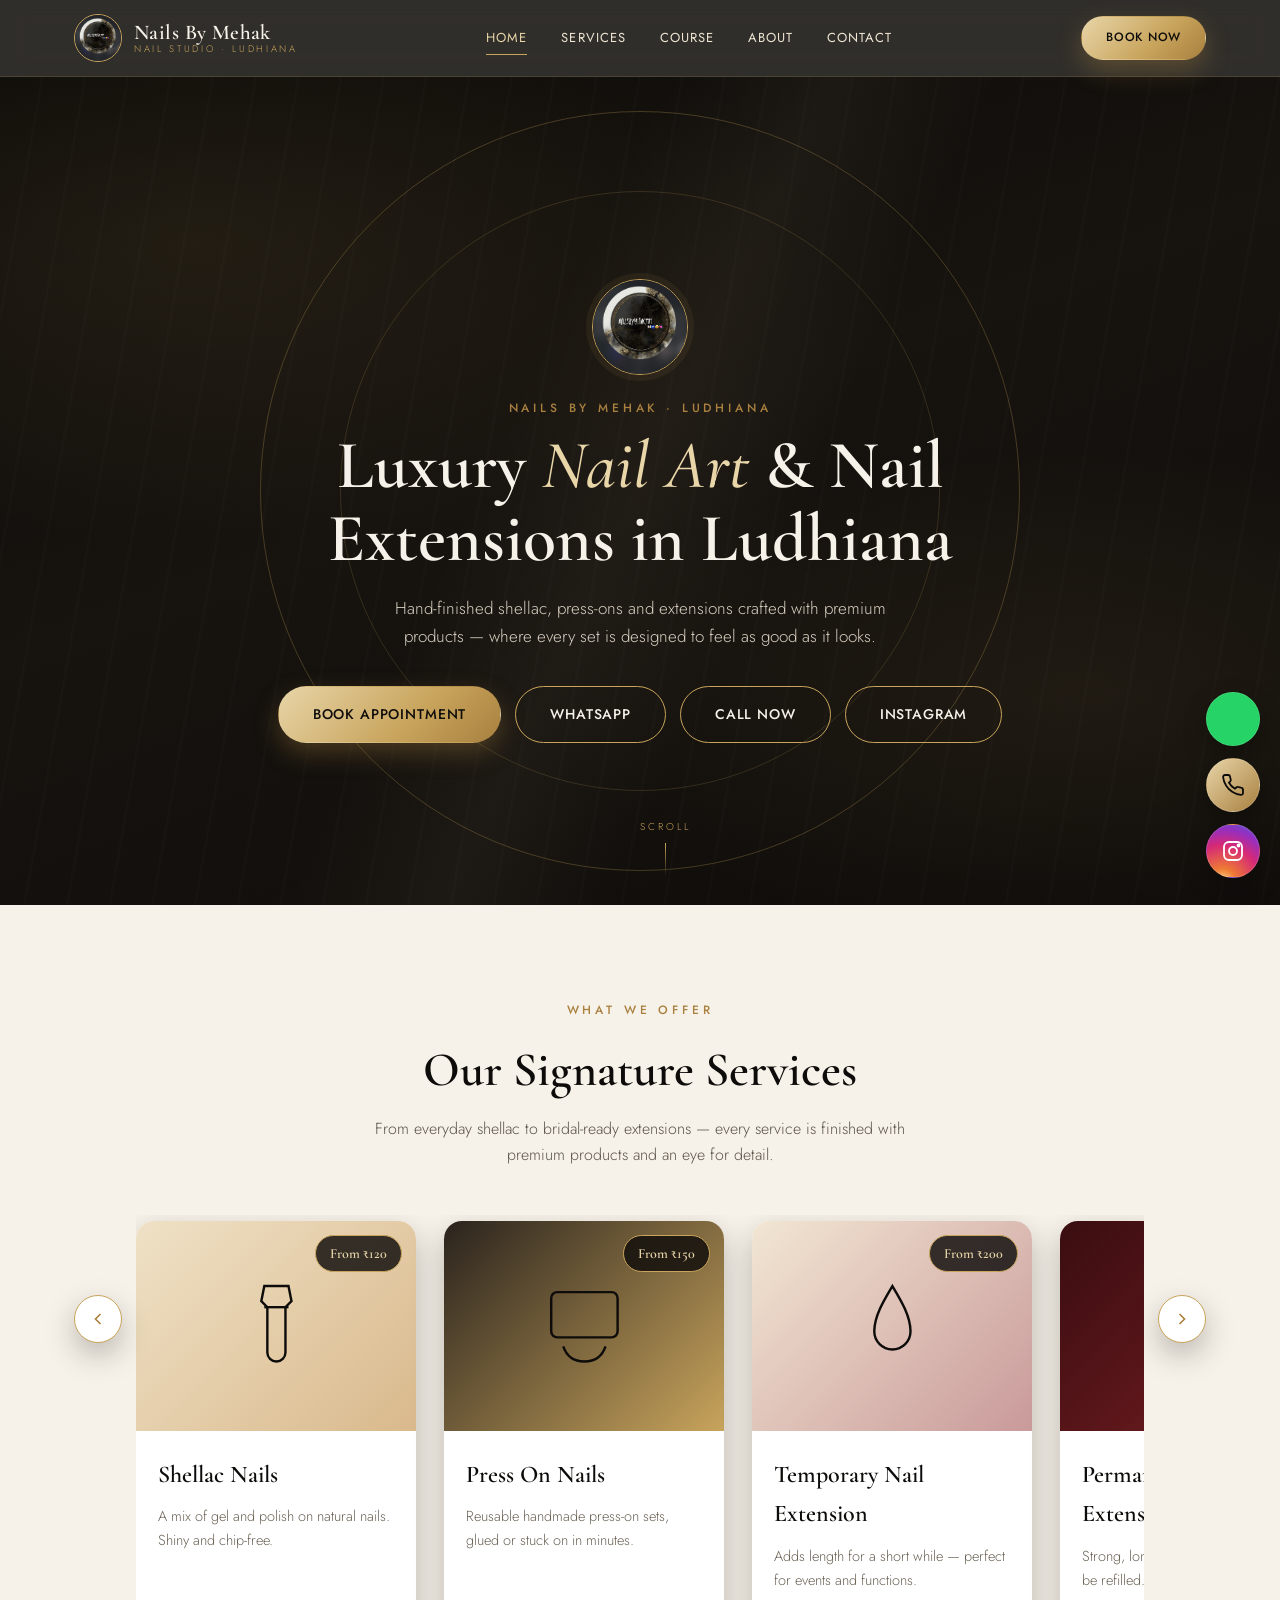
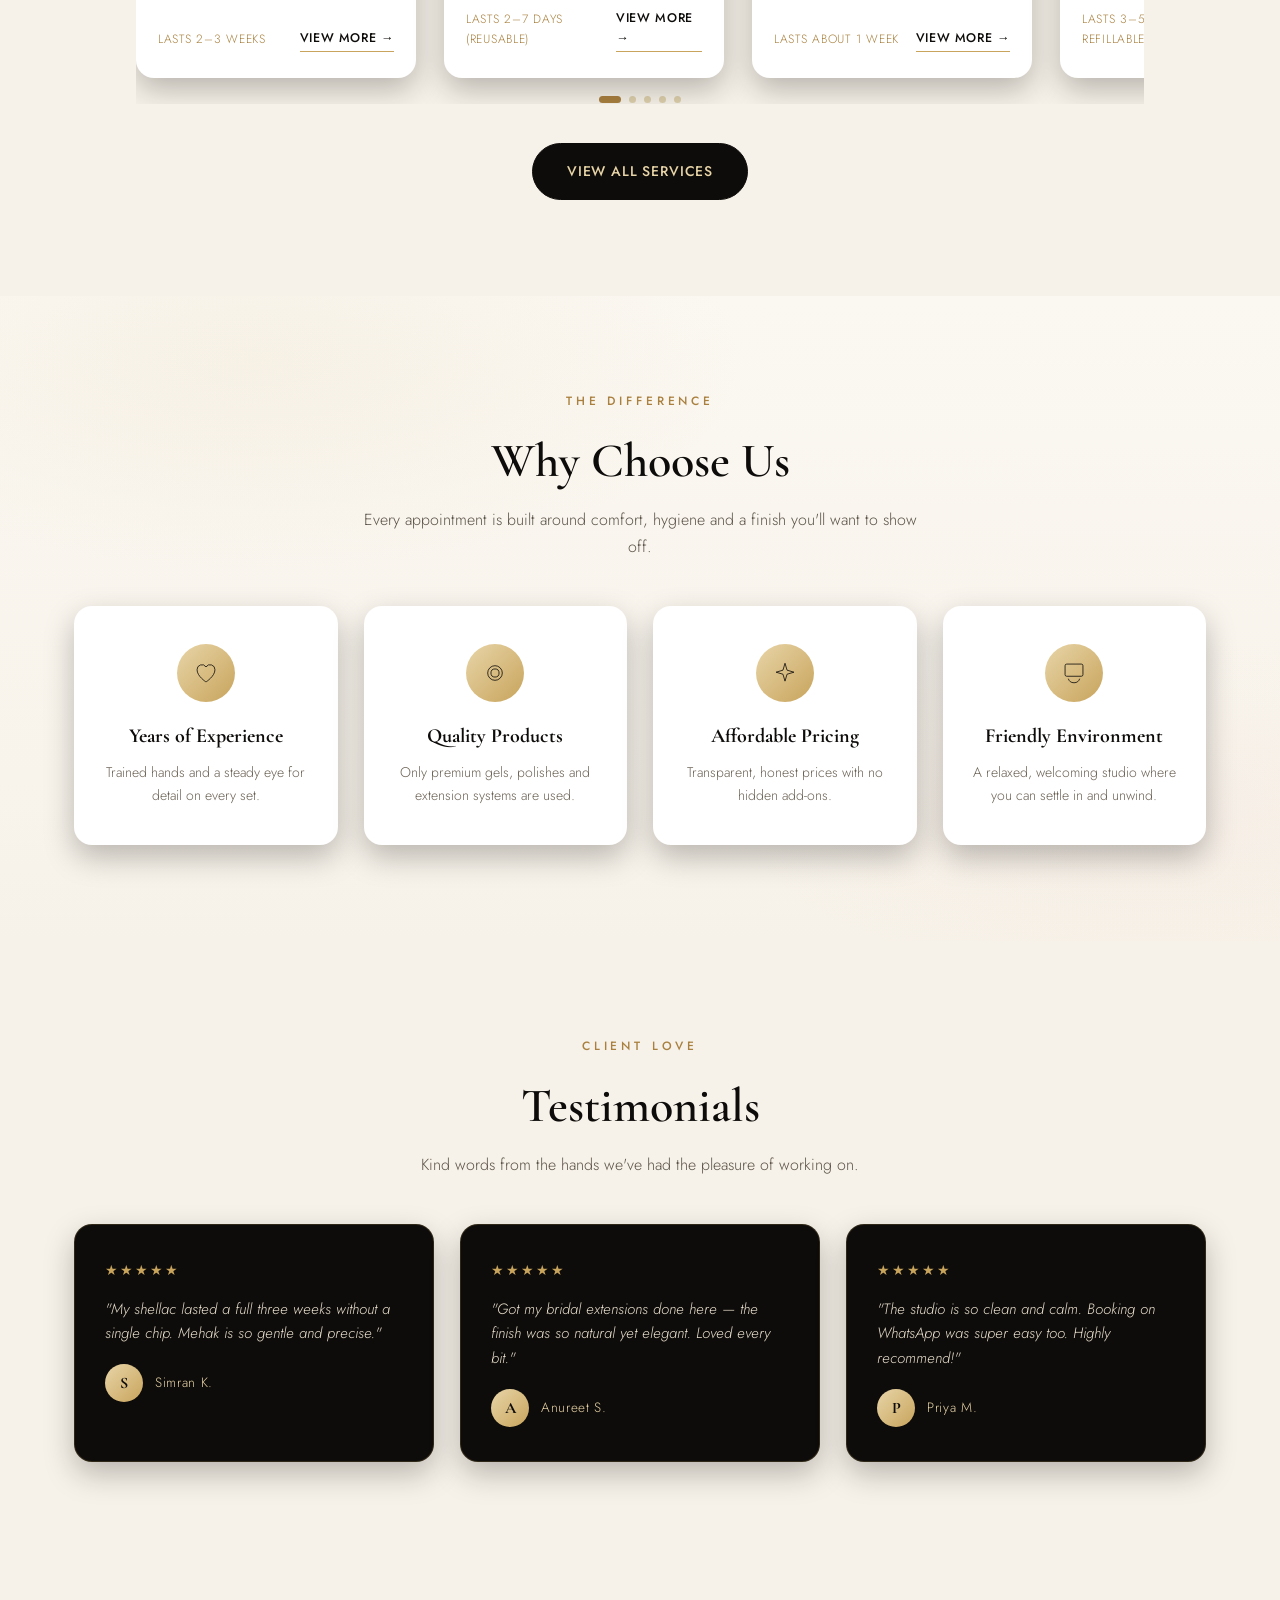
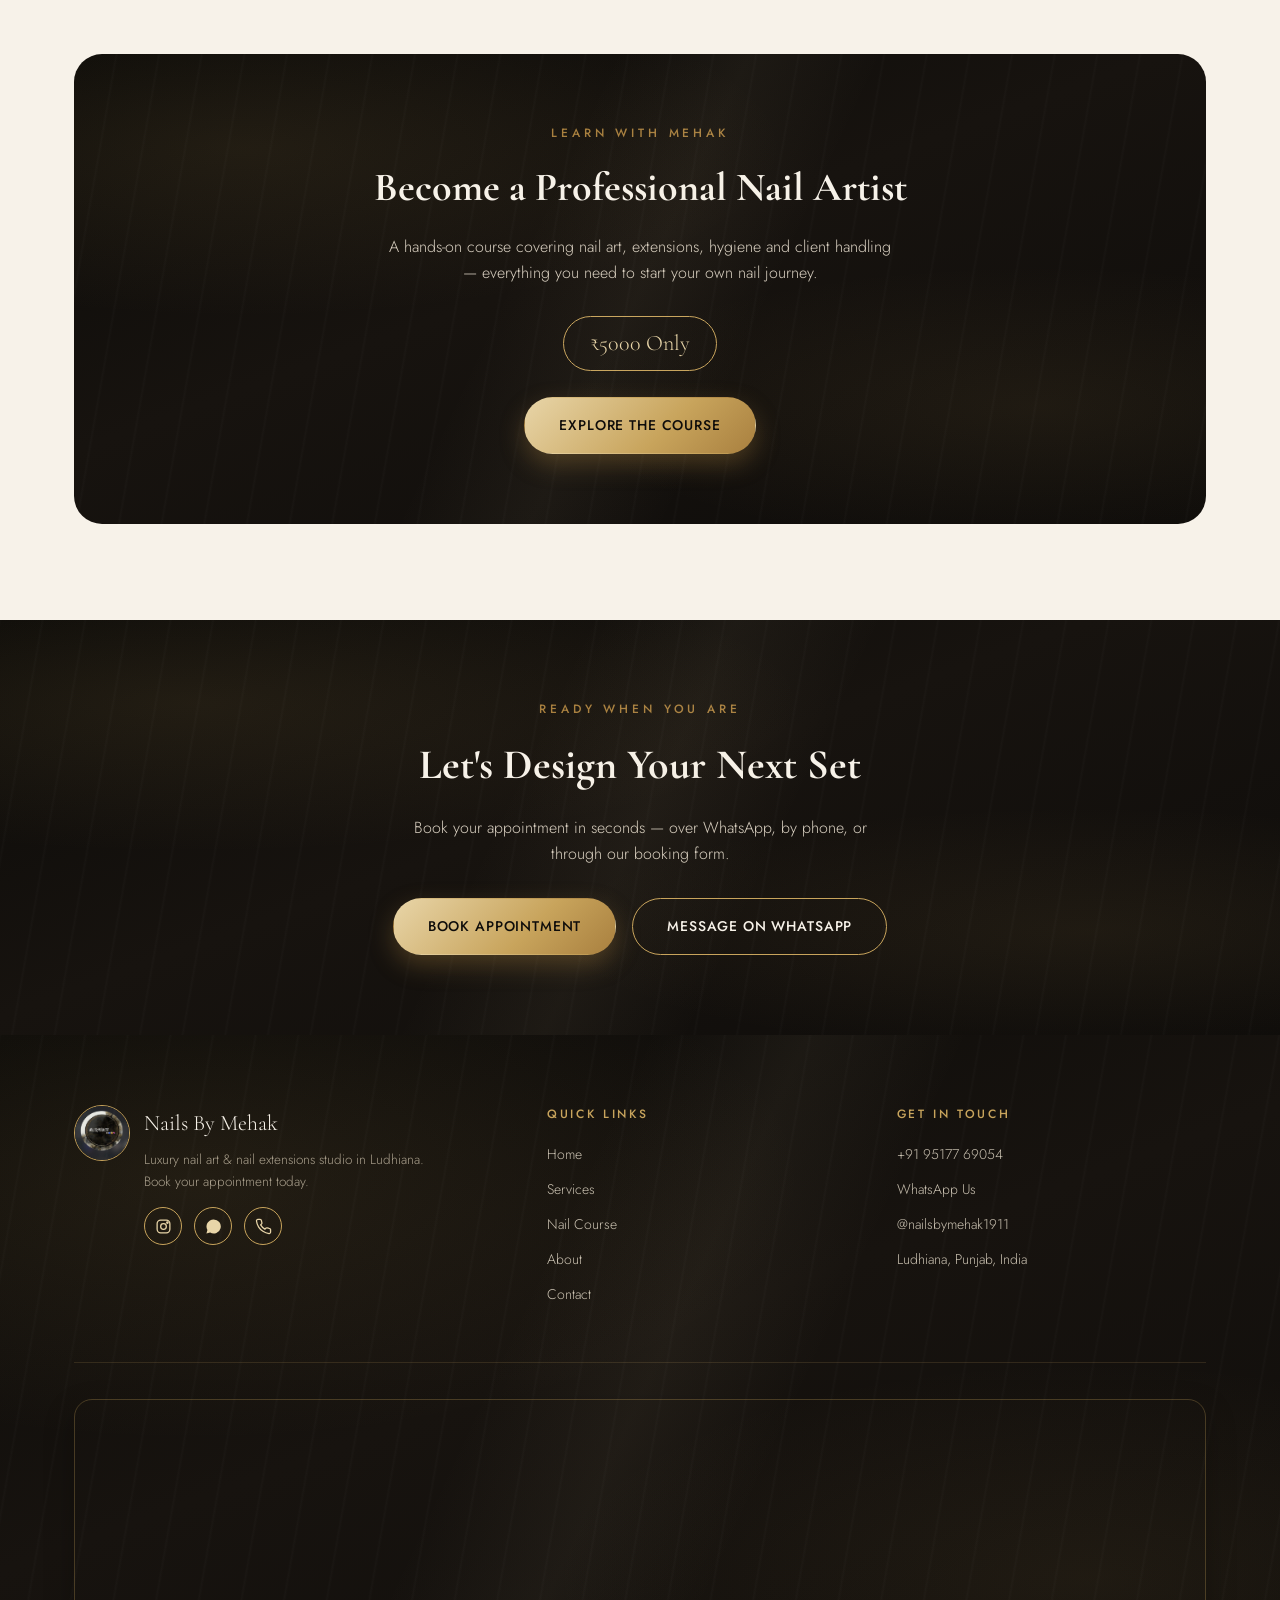
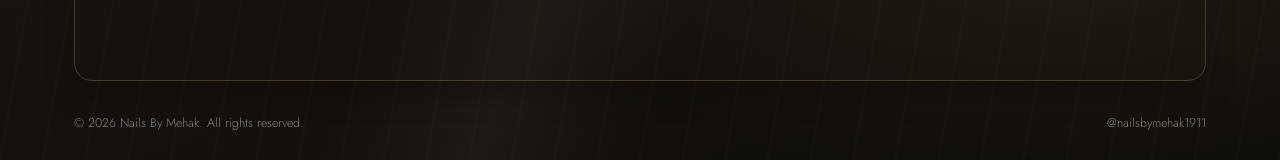
<file: index.html>
<!DOCTYPE html>
<html lang="en">
<head>

  <!-- Google Tag Manager -->
<script>(function(w,d,s,l,i){w[l]=w[l]||[];w[l].push({'gtm.start':
new Date().getTime(),event:'gtm.js'});var f=d.getElementsByTagName(s)[0],
j=d.createElement(s),dl=l!='dataLayer'?'&l='+l:'';j.async=true;j.src=
'https://www.googletagmanager.com/gtm.js?id='+i+dl;f.parentNode.insertBefore(j,f);
})(window,document,'script','dataLayer','GTM-M97ZDQ5N');</script>
<!-- End Google Tag Manager -->

<meta charset="UTF-8">
<meta name="viewport" content="width=device-width, initial-scale=1.0">
<title>Nails By Mehak | Luxury Nail Art & Extensions in Ludhiana</title>
<meta name="description" content="Nails By Mehak is a luxury nail studio in Ludhiana offering shellac, press-on, acrylic & gel extensions, bridal and party nail art. Book your appointment today.">
<meta name="keywords" content="nail salon Ludhiana, nail art, shellac nails, acrylic extension, gel extension, press on nails, bridal nails Ludhiana, nail artist Ludhiana">
<link rel="canonical" href="https://nailsbymehak1911.example.com/index.html">
<link rel="icon" type="image/png" href="assets/favicon.png">
<link rel="apple-touch-icon" href="assets/favicon.png">

<!-- Open Graph -->
<meta property="og:type" content="website">
<meta property="og:title" content="Nails By Mehak | Luxury Nail Art & Extensions in Ludhiana">
<meta property="og:description" content="Luxury nail art, shellac, extensions, press-ons and bridal nails in Ludhiana. Book on WhatsApp today.">
<meta property="og:image" content="images/logo.png">
<meta property="og:url" content="https://nailsbymehak1911.example.com/index.html">
<meta name="twitter:card" content="summary_large_image">

<link rel="stylesheet" href="style.css">
<script type="application/ld+json">
{
  "@context": "https://schema.org",
  "@type": "NailSalon",
  "name": "Nails By Mehak",
  "image": "images/logo.png",
  "telephone": "+919517769054",
  "priceRange": "₹120 - ₹600",
  "address": { "@type": "PostalAddress", "addressLocality": "Ludhiana", "addressRegion": "Punjab", "addressCountry": "IN" },
  "sameAs": ["https://instagram.com/nailsbymehak1911"]
}
</script>
</head>
<body>

  <!-- Google Tag Manager (noscript) -->
<noscript><iframe src="https://www.googletagmanager.com/ns.html?id=GTM-M97ZDQ5N"
height="0" width="0" style="display:none;visibility:hidden"></iframe></noscript>
<!-- End Google Tag Manager (noscript) -->

<header class="site-header">
  <div class="nav-wrap">
    <a href="index.html" class="brand">
      <img src="images/logo.png" alt="Nails By Mehak logo">
      <span class="brand-text"><span class="name">Nails By Mehak</span><span class="tag">Nail Studio · Ludhiana</span></span>
    </a>
    <nav class="nav-links">
      <a href="index.html" data-page="index.html">Home</a>
      <a href="services.html" data-page="services.html">Services</a>
      <a href="course.html" data-page="course.html">Course</a>
      <a href="about.html" data-page="about.html">About</a>
      <a href="contact.html" data-page="contact.html">Contact</a>
    </nav>
    <div class="nav-cta">
      <a href="contact.html#appointment" class="btn btn-gold">Book Now</a>
    </div>
    <button class="nav-toggle" aria-label="Toggle menu"><span></span><span></span><span></span></button>
  </div>
</header>

<main>
  <!-- HERO -->
  <section class="hero marble-dark">
    <div class="hero-ring"></div>
    <div class="hero-ring small"></div>
    <div class="hero-content">
      <img src="images/logo.png" alt="Nails By Mehak" class="hero-logo">
      <span class="eyebrow hero-eyebrow">Nails By Mehak · Ludhiana</span>
      <h1>Luxury <em>Nail Art</em> &amp; Nail Extensions in Ludhiana</h1>
      <p>Hand-finished shellac, press-ons and extensions crafted with premium products — where every set is designed to feel as good as it looks.</p>
      <div class="hero-actions">
        <a href="contact.html#appointment" class="btn btn-gold">Book Appointment</a>
        <a href="https://wa.me/919517769054?text=Hello%20Mehak%2C%20I%27d%20like%20to%20book%20an%20appointment." target="_blank" rel="noopener" class="btn btn-outline">WhatsApp</a>
        <a href="tel:+919517769054" class="btn btn-outline">Call Now</a>
        <a href="https://instagram.com/nailsbymehak1911" target="_blank" rel="noopener" class="btn btn-outline">Instagram</a>
      </div>
    </div>
    <div class="hero-scroll"><span>Scroll</span><span class="line"></span></div>
  </section>

  <!-- SERVICES PREVIEW -->
  <section id="services">
    <div class="container">
      <span class="eyebrow">What We Offer</span>
      <h2 class="section-title">Our Signature Services</h2>
      <p class="section-sub">From everyday shellac to bridal-ready extensions — every service is finished with premium products and an eye for detail.</p>

      <div class="slider-wrap">
        <button class="slider-arrow prev" id="services-prev" aria-label="Previous services">
          <svg viewBox="0 0 24 24" fill="none" stroke="currentColor" stroke-width="2"><path d="M15 18l-6-6 6-6"/></svg>
        </button>
        <div class="grid-services slider-track" id="home-services-grid"></div>
        <button class="slider-arrow next" id="services-next" aria-label="Next services">
          <svg viewBox="0 0 24 24" fill="none" stroke="currentColor" stroke-width="2"><path d="M9 18l6-6-6-6"/></svg>
        </button>
      </div>
      <div class="slider-dots" id="services-dots"></div>

      <div class="text-center mt-40">
        <a href="services.html" class="btn btn-dark">View All Services</a>
      </div>
    </div>
  </section>

  <!-- WHY CHOOSE US -->
  <section class="marble-light">
    <div class="container">
      <span class="eyebrow">The Difference</span>
      <h2 class="section-title">Why Choose Us</h2>
      <p class="section-sub">Every appointment is built around comfort, hygiene and a finish you'll want to show off.</p>
      <div class="grid-why reveal-stagger">
        <div class="why-item">
          <div class="icon"><svg width="26" height="26" viewBox="0 0 64 64" fill="none" stroke="currentColor" stroke-width="2"><path d="M32 54S10 40 10 24a12 12 0 0122-7 12 12 0 0122 7c0 16-22 30-22 30z"/></svg></div>
          <h4>Years of Experience</h4>
          <p>Trained hands and a steady eye for detail on every set.</p>
        </div>
        <div class="why-item">
          <div class="icon"><svg width="26" height="26" viewBox="0 0 64 64" fill="none" stroke="currentColor" stroke-width="2"><circle cx="32" cy="32" r="18"/><circle cx="32" cy="32" r="10"/></svg></div>
          <h4>Quality Products</h4>
          <p>Only premium gels, polishes and extension systems are used.</p>
        </div>
        <div class="why-item">
          <div class="icon"><svg width="26" height="26" viewBox="0 0 64 64" fill="none" stroke="currentColor" stroke-width="2"><path d="M32 8l5 17 17 5-17 5-5 17-5-17-17-5 17-5z"/></svg></div>
          <h4>Affordable Pricing</h4>
          <p>Transparent, honest prices with no hidden add-ons.</p>
        </div>
        <div class="why-item">
          <div class="icon"><svg width="26" height="26" viewBox="0 0 64 64" fill="none" stroke="currentColor" stroke-width="2"><rect x="10" y="10" width="44" height="30" rx="4"/><path d="M18 46c2 6 6 10 14 10s12-4 14-10"/></svg></div>
          <h4>Friendly Environment</h4>
          <p>A relaxed, welcoming studio where you can settle in and unwind.</p>
        </div>
      </div>
    </div>
  </section>

  <!-- TESTIMONIALS -->
  <section>
    <div class="container">
      <span class="eyebrow">Client Love</span>
      <h2 class="section-title">Testimonials</h2>
      <p class="section-sub">Kind words from the hands we've had the pleasure of working on.</p>
      <div class="testi-track reveal-stagger">
        <div class="testi-card">
          <div class="stars">★★★★★</div>
          <p>"My shellac lasted a full three weeks without a single chip. Mehak is so gentle and precise."</p>
          <div class="who"><div class="avatar">S</div><div class="name">Simran K.</div></div>
        </div>
        <div class="testi-card">
          <div class="stars">★★★★★</div>
          <p>"Got my bridal extensions done here — the finish was so natural yet elegant. Loved every bit."</p>
          <div class="who"><div class="avatar">A</div><div class="name">Anureet S.</div></div>
        </div>
        <div class="testi-card">
          <div class="stars">★★★★★</div>
          <p>"The studio is so clean and calm. Booking on WhatsApp was super easy too. Highly recommend!"</p>
          <div class="who"><div class="avatar">P</div><div class="name">Priya M.</div></div>
        </div>
      </div>
    </div>
  </section>

  <!-- COURSE BANNER -->
  <section>
    <div class="container">
      <div class="course-banner marble-dark reveal">
        <span class="eyebrow">Learn With Mehak</span>
        <h3>Become a Professional Nail Artist</h3>
        <p>A hands-on course covering nail art, extensions, hygiene and client handling — everything you need to start your own nail journey.</p>
        <div class="course-fee">₹5000 Only</div><br>
        <a href="course.html" class="btn btn-gold">Explore The Course</a>
      </div>
    </div>
  </section>

  <!-- CTA -->
  <section class="cta-band marble-dark">
    <div class="container">
      <span class="eyebrow">Ready When You Are</span>
      <h3>Let's Design Your Next Set</h3>
      <p>Book your appointment in seconds — over WhatsApp, by phone, or through our booking form.</p>
      <div class="cta-actions">
        <a href="contact.html#appointment" class="btn btn-gold">Book Appointment</a>
        <a href="https://wa.me/919517769054" target="_blank" rel="noopener" class="btn btn-outline">Message on WhatsApp</a>
      </div>
    </div>
  </section>
</main>

<footer class="site-footer marble-dark">
  <div class="container">
    <div class="footer-grid">
      <div class="footer-brand">
        <img src="images/logo.png" alt="Nails By Mehak logo">
        <div>
          <div class="name">Nails By Mehak</div>
          <p>Luxury nail art & nail extensions studio in Ludhiana. Book your appointment today.</p>
          <div class="footer-social">
            <a href="https://instagram.com/nailsbymehak1911" target="_blank" rel="noopener" aria-label="Instagram"><svg width="17" height="17" viewBox="0 0 24 24" fill="none" stroke="currentColor" stroke-width="1.8"><rect x="3" y="3" width="18" height="18" rx="5"/><circle cx="12" cy="12" r="4"/><circle cx="17.5" cy="6.5" r="1"/></svg></a>
            <a href="https://wa.me/919517769054" target="_blank" rel="noopener" aria-label="WhatsApp"><svg width="17" height="17" viewBox="0 0 24 24" fill="currentColor"><path d="M17.5 14.4c-.3-.1-1.7-.8-2-.9-.3-.1-.5-.1-.6.1-.2.3-.7.9-.9 1-.2.2-.3.2-.6.1-.3-.1-1.2-.4-2.3-1.4-.9-.8-1.4-1.7-1.6-2-.2-.3 0-.5.1-.6.1-.1.3-.3.4-.5.1-.1.2-.3.3-.4.1-.2 0-.4 0-.5 0-.1-.6-1.5-.8-2-.2-.5-.4-.4-.6-.4h-.5c-.2 0-.5.1-.7.3-.2.3-.9.9-.9 2.1 0 1.2.9 2.4 1 2.6.1.2 1.8 2.8 4.4 3.8.6.3 1.1.4 1.5.5.6.2 1.2.2 1.6.1.5-.1 1.7-.7 1.9-1.3.2-.6.2-1.1.2-1.2-.1-.1-.3-.2-.6-.3zM12 2a10 10 0 00-8.6 15L2 22l5.2-1.4A10 10 0 1012 2z"/></svg></a>
            <a href="tel:+919517769054" aria-label="Call"><svg width="17" height="17" viewBox="0 0 24 24" fill="none" stroke="currentColor" stroke-width="1.8"><path d="M22 16.9v3a2 2 0 01-2.2 2 19.8 19.8 0 01-8.6-3.1 19.5 19.5 0 01-6-6A19.8 19.8 0 012.1 4.2 2 2 0 014.1 2h3a2 2 0 012 1.7c.1.9.3 1.8.6 2.7a2 2 0 01-.5 2.1L8 9.7a16 16 0 006 6l1.2-1.2a2 2 0 012.1-.5c.9.3 1.8.5 2.7.6a2 2 0 011.9 2.3z"/></svg></a>
          </div>
        </div>
      </div>
      <div class="footer-col">
        <h5>Quick Links</h5>
        <a href="index.html">Home</a>
        <a href="services.html">Services</a>
        <a href="course.html">Nail Course</a>
        <a href="about.html">About</a>
        <a href="contact.html">Contact</a>
      </div>
      <div class="footer-col">
        <h5>Get In Touch</h5>
        <a href="tel:+919517769054">+91 95177 69054</a>
        <a href="https://wa.me/919517769054" target="_blank" rel="noopener">WhatsApp Us</a>
        <a href="https://instagram.com/nailsbymehak1911" target="_blank" rel="noopener">@nailsbymehak1911</a>
        <span style="display:block;color:#c9c0b0;font-size:14px">Ludhiana, Punjab, India</span>
      </div>
    </div>

    <div class="footer-map reveal">
      <iframe src="https://www.google.com/maps/embed?pb=!1m18!1m12!1m3!1d109586.64142198743!2d75.72829124335937!3d30.870360699999996!2m3!1f0!2f0!3f0!3m2!1i1024!2i768!4f13.1!3m3!1m2!1s0x391a8373ee323569%3A0x1d28af57f50141ce!2sNail%20Studio%20By%20Mehak!5e0!3m2!1sen!2sin!4v1785841309118!5m2!1sen!2sin"
        loading="lazy" referrerpolicy="strict-origin-when-cross-origin" title="Nails By Mehak location on Google Maps" allowfullscreen></iframe>
    </div>

    <div class="footer-bottom">
      <span>© <span class="footer-year"></span> Nails By Mehak. All rights reserved.</span>
      <span>@nailsbymehak1911</span>
    </div>
  </div>
</footer>

<div class="fab-stack">
  <a class="fab fab-wa fab-pulse" href="https://wa.me/919517769054?text=Hello%20Mehak%2C%20I%27d%20like%20to%20book%20an%20appointment." target="_blank" rel="noopener" aria-label="WhatsApp">
    <svg viewBox="0 0 24 24" fill="currentColor"><path d="M17.5 14.4c-.3-.1-1.7-.8-2-.9-.3-.1-.5-.1-.6.1-.2.3-.7.9-.9 1-.2.2-.3.2-.6.1-.3-.1-1.2-.4-2.3-1.4-.9-.8-1.4-1.7-1.6-2-.2-.3 0-.5.1-.6.1-.1.3-.3.4-.5.1-.1.2-.3.3-.4.1-.2 0-.4 0-.5 0-.1-.6-1.5-.8-2-.2-.5-.4-.4-.6-.4h-.5c-.2 0-.5.1-.7.3-.2.3-.9.9-.9 2.1 0 1.2.9 2.4 1 2.6.1.2 1.8 2.8 4.4 3.8.6.3 1.1.4 1.5.5.6.2 1.2.2 1.6.1.5-.1 1.7-.7 1.9-1.3.2-.6.2-1.1.2-1.2-.1-.1-.3-.2-.6-.3zM12 2a10 10 0 00-8.6 15L2 22l5.2-1.4A10 10 0 1012 2z"/></svg>
  </a>
  <a class="fab fab-call" href="tel:+919517769054" aria-label="Call Now">
    <svg viewBox="0 0 24 24" fill="none" stroke="currentColor" stroke-width="1.8"><path d="M22 16.9v3a2 2 0 01-2.2 2 19.8 19.8 0 01-8.6-3.1 19.5 19.5 0 01-6-6A19.8 19.8 0 012.1 4.2 2 2 0 014.1 2h3a2 2 0 012 1.7c.1.9.3 1.8.6 2.7a2 2 0 01-.5 2.1L8 9.7a16 16 0 006 6l1.2-1.2a2 2 0 012.1-.5c.9.3 1.8.5 2.7.6a2 2 0 011.9 2.3z"/></svg>
  </a>
  <a class="fab fab-ig" href="https://instagram.com/nailsbymehak1911" target="_blank" rel="noopener" aria-label="Instagram">
    <svg viewBox="0 0 24 24" fill="none" stroke="currentColor" stroke-width="1.8"><rect x="3" y="3" width="18" height="18" rx="5"/><circle cx="12" cy="12" r="4"/><circle cx="17.5" cy="6.5" r="1"/></svg>
  </a>
</div>

<script src="script.js"></script>
</body>
</html>
</file>
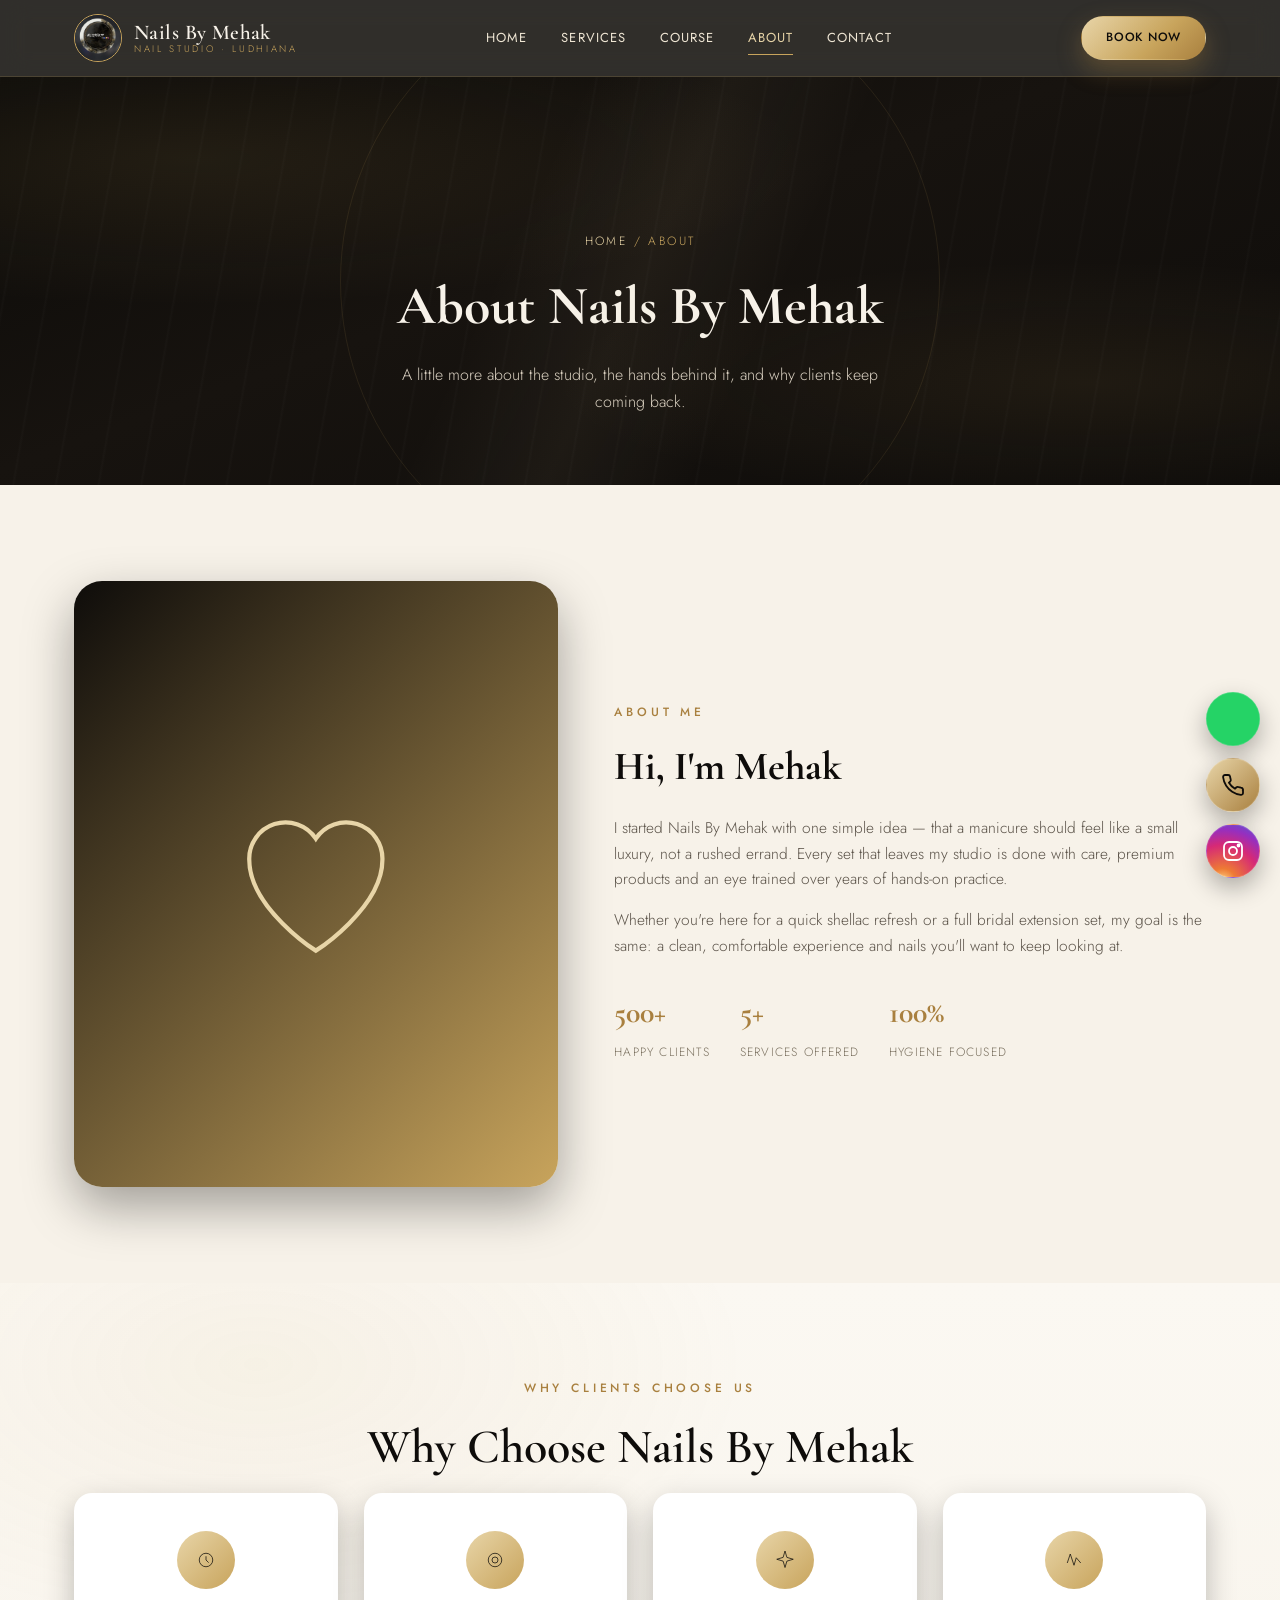
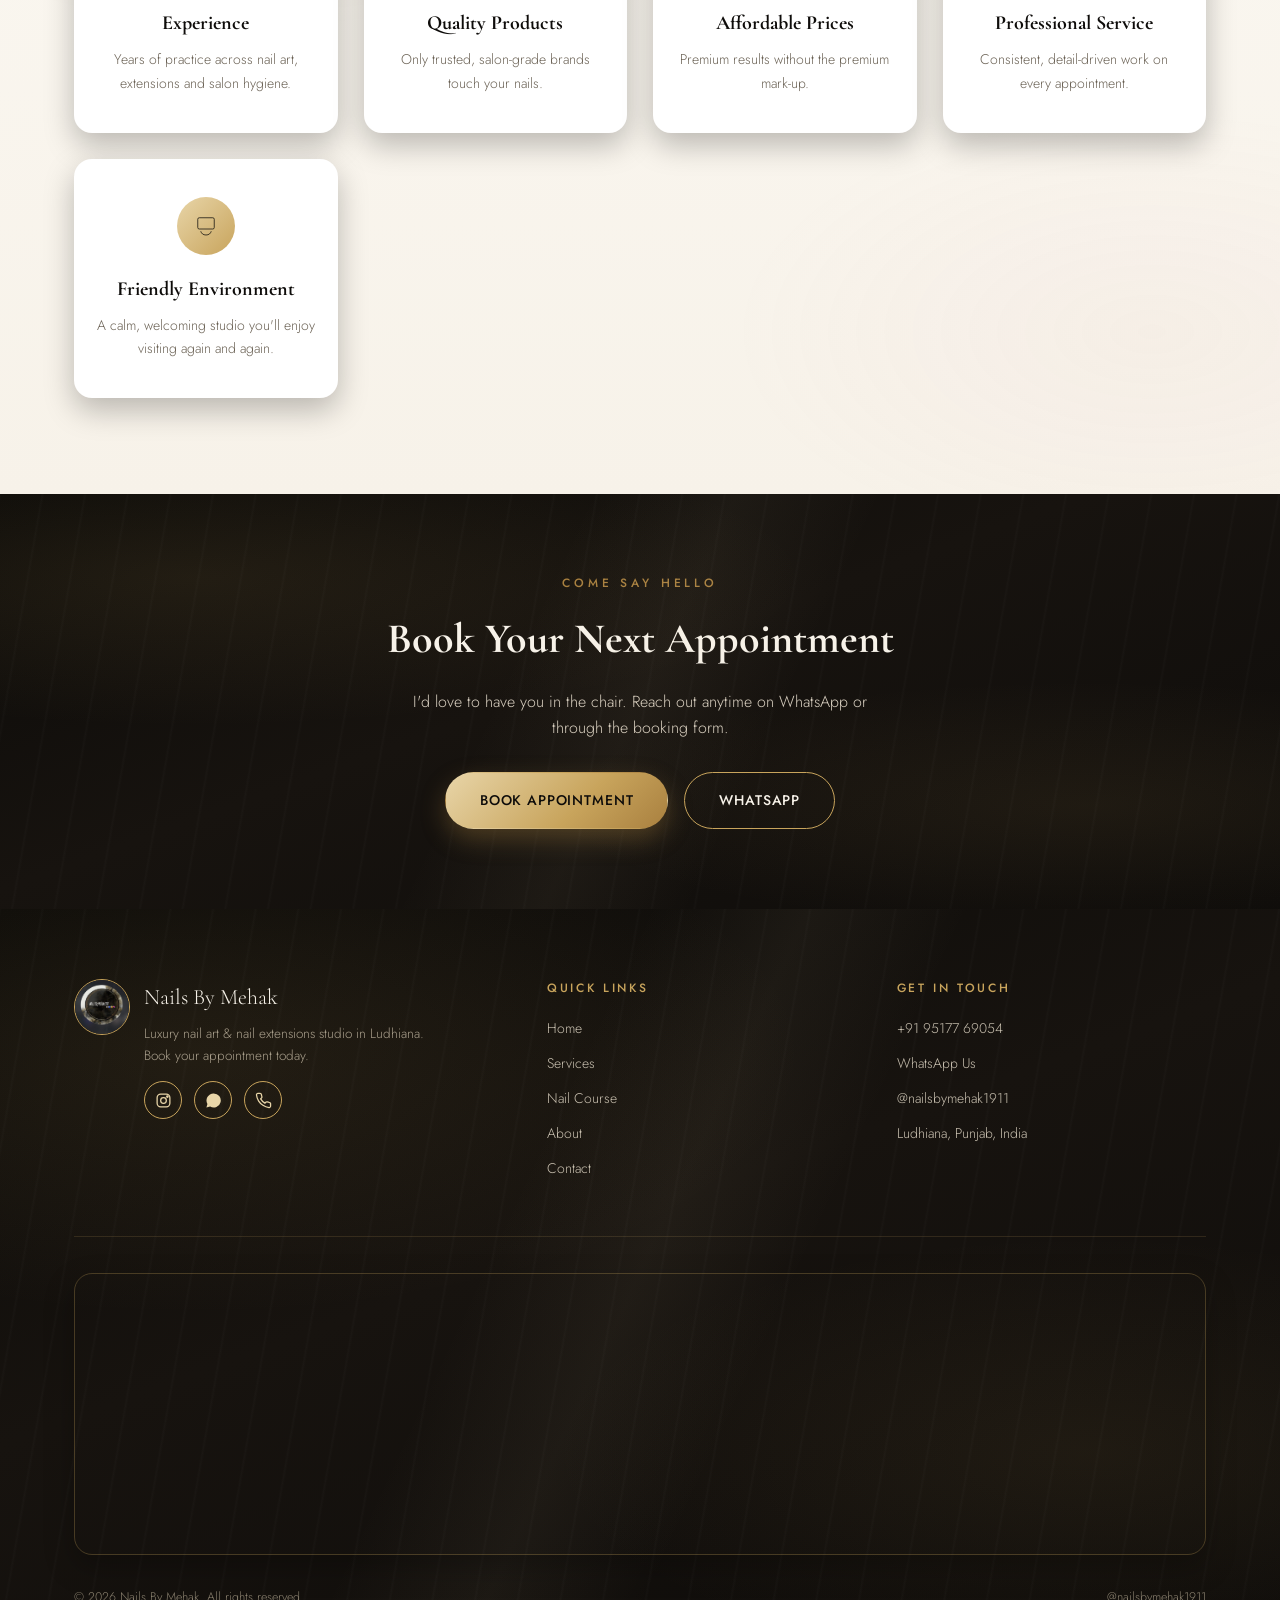
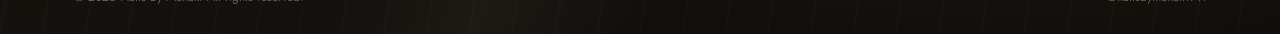
<file: about.html>
<!DOCTYPE html>
<html lang="en">
<head>

   <!-- Google Tag Manager -->
<script>(function(w,d,s,l,i){w[l]=w[l]||[];w[l].push({'gtm.start':
new Date().getTime(),event:'gtm.js'});var f=d.getElementsByTagName(s)[0],
j=d.createElement(s),dl=l!='dataLayer'?'&l='+l:'';j.async=true;j.src=
'https://www.googletagmanager.com/gtm.js?id='+i+dl;f.parentNode.insertBefore(j,f);
})(window,document,'script','dataLayer','GTM-M97ZDQ5N');</script>
<!-- End Google Tag Manager -->

<meta charset="UTF-8">
<meta name="viewport" content="width=device-width, initial-scale=1.0">
<title>About Us | Nails By Mehak, Ludhiana</title>
<meta name="description" content="Meet Nails By Mehak — a Ludhiana-based nail studio built on experience, quality products, affordable pricing and a friendly, professional environment.">
<link rel="canonical" href="https://nailsbymehak1911.example.com/about.html">
<link rel="icon" type="image/png" href="assets/favicon.png">
<link rel="stylesheet" href="style.css">
</head>
<body>

  <!-- Google Tag Manager (noscript) -->
<noscript><iframe src="https://www.googletagmanager.com/ns.html?id=GTM-M97ZDQ5N"
height="0" width="0" style="display:none;visibility:hidden"></iframe></noscript>
<!-- End Google Tag Manager (noscript) -->

<header class="site-header">
  <div class="nav-wrap">
    <a href="index.html" class="brand">
      <img src="images/logo.png" alt="Nails By Mehak logo">
      <span class="brand-text"><span class="name">Nails By Mehak</span><span class="tag">Nail Studio · Ludhiana</span></span>
    </a>
    <nav class="nav-links">
      <a href="index.html" data-page="index.html">Home</a>
      <a href="services.html" data-page="services.html">Services</a>
      <a href="course.html" data-page="course.html">Course</a>
      <a href="about.html" data-page="about.html">About</a>
      <a href="contact.html" data-page="contact.html">Contact</a>
    </nav>
    <div class="nav-cta"><a href="contact.html#appointment" class="btn btn-gold">Book Now</a></div>
    <button class="nav-toggle" aria-label="Toggle menu"><span></span><span></span><span></span></button>
  </div>
</header>

<main>
  <section class="page-hero marble-dark">
    <div class="hero-ring small" style="opacity:.6"></div>
    <span class="breadcrumb"><a href="index.html">Home</a> / About</span>
    <h1>About Nails By Mehak</h1>
    <p>A little more about the studio, the hands behind it, and why clients keep coming back.</p>
  </section>

  <section>
    <div class="container">
      <div class="about-hero">
        <div class="about-portrait reveal ph-luxury">
          <div class="ph"><svg width="40%" height="40%" viewBox="0 0 64 64" fill="none" stroke="currentColor" stroke-width="1.4" style="color:var(--gold-light)"><path d="M32 54S10 40 10 24a12 12 0 0122-7 12 12 0 0122 7c0 16-22 30-22 30z"/></svg></div>
        </div>
        <div class="reveal">
          <span class="eyebrow" style="text-align:left">About Me</span>
          <h2 style="font-family:var(--font-display);font-size:clamp(28px,4vw,40px);margin:6px 0 16px">Hi, I'm Mehak</h2>
          <p style="color:#5b5349;font-size:15.5px">I started Nails By Mehak with one simple idea — that a manicure should feel like a small luxury, not a rushed errand. Every set that leaves my studio is done with care, premium products and an eye trained over years of hands-on practice.</p>
          <p style="color:#5b5349;font-size:15.5px">Whether you're here for a quick shellac refresh or a full bridal extension set, my goal is the same: a clean, comfortable experience and nails you'll want to keep looking at.</p>
          <div class="about-stats">
            <div class="stat"><b>500+</b><span>Happy Clients</span></div>
            <div class="stat"><b>5+</b><span>Services Offered</span></div>
            <div class="stat"><b>100%</b><span>Hygiene Focused</span></div>
          </div>
        </div>
      </div>
    </div>
  </section>

  <section class="marble-light">
    <div class="container">
      <span class="eyebrow">Why Clients Choose Us</span>
      <h2 class="section-title">Why Choose Nails By Mehak</h2>
      <div class="grid-why reveal-stagger">
        <div class="why-item">
          <div class="icon"><svg width="24" height="24" viewBox="0 0 64 64" fill="none" stroke="currentColor" stroke-width="2"><circle cx="32" cy="32" r="18"/><path d="M32 22v10l7 7"/></svg></div>
          <h4>Experience</h4>
          <p>Years of practice across nail art, extensions and salon hygiene.</p>
        </div>
        <div class="why-item">
          <div class="icon"><svg width="24" height="24" viewBox="0 0 64 64" fill="none" stroke="currentColor" stroke-width="2"><circle cx="32" cy="32" r="18"/><circle cx="32" cy="32" r="8"/></svg></div>
          <h4>Quality Products</h4>
          <p>Only trusted, salon-grade brands touch your nails.</p>
        </div>
        <div class="why-item">
          <div class="icon"><svg width="24" height="24" viewBox="0 0 64 64" fill="none" stroke="currentColor" stroke-width="2"><path d="M32 8l5 17 17 5-17 5-5 17-5-17-17-5 17-5z"/></svg></div>
          <h4>Affordable Prices</h4>
          <p>Premium results without the premium mark-up.</p>
        </div>
        <div class="why-item">
          <div class="icon"><svg width="24" height="24" viewBox="0 0 64 64" fill="none" stroke="currentColor" stroke-width="2"><path d="M14 40l8-24 10 30 6-20 12 14" /></svg></div>
          <h4>Professional Service</h4>
          <p>Consistent, detail-driven work on every appointment.</p>
        </div>
        <div class="why-item">
          <div class="icon"><svg width="24" height="24" viewBox="0 0 64 64" fill="none" stroke="currentColor" stroke-width="2"><rect x="10" y="10" width="44" height="30" rx="4"/><path d="M18 46c2 6 6 10 14 10s12-4 14-10"/></svg></div>
          <h4>Friendly Environment</h4>
          <p>A calm, welcoming studio you'll enjoy visiting again and again.</p>
        </div>
      </div>
    </div>
  </section>

  <section class="cta-band marble-dark">
    <div class="container">
      <span class="eyebrow">Come Say Hello</span>
      <h3>Book Your Next Appointment</h3>
      <p>I'd love to have you in the chair. Reach out anytime on WhatsApp or through the booking form.</p>
      <div class="cta-actions">
        <a href="contact.html#appointment" class="btn btn-gold">Book Appointment</a>
        <a href="https://wa.me/919517769054" target="_blank" rel="noopener" class="btn btn-outline">WhatsApp</a>
      </div>
    </div>
  </section>
</main>

<footer class="site-footer marble-dark">
  <div class="container">
    <div class="footer-grid">
      <div class="footer-brand">
        <img src="images/logo.png" alt="Nails By Mehak logo">
        <div>
          <div class="name">Nails By Mehak</div>
          <p>Luxury nail art & nail extensions studio in Ludhiana. Book your appointment today.</p>
          <div class="footer-social">
            <a href="https://instagram.com/nailsbymehak1911" target="_blank" rel="noopener" aria-label="Instagram"><svg width="17" height="17" viewBox="0 0 24 24" fill="none" stroke="currentColor" stroke-width="1.8"><rect x="3" y="3" width="18" height="18" rx="5"/><circle cx="12" cy="12" r="4"/><circle cx="17.5" cy="6.5" r="1"/></svg></a>
            <a href="https://wa.me/919517769054" target="_blank" rel="noopener" aria-label="WhatsApp"><svg width="17" height="17" viewBox="0 0 24 24" fill="currentColor"><path d="M17.5 14.4c-.3-.1-1.7-.8-2-.9-.3-.1-.5-.1-.6.1-.2.3-.7.9-.9 1-.2.2-.3.2-.6.1-.3-.1-1.2-.4-2.3-1.4-.9-.8-1.4-1.7-1.6-2-.2-.3 0-.5.1-.6.1-.1.3-.3.4-.5.1-.1.2-.3.3-.4.1-.2 0-.4 0-.5 0-.1-.6-1.5-.8-2-.2-.5-.4-.4-.6-.4h-.5c-.2 0-.5.1-.7.3-.2.3-.9.9-.9 2.1 0 1.2.9 2.4 1 2.6.1.2 1.8 2.8 4.4 3.8.6.3 1.1.4 1.5.5.6.2 1.2.2 1.6.1.5-.1 1.7-.7 1.9-1.3.2-.6.2-1.1.2-1.2-.1-.1-.3-.2-.6-.3zM12 2a10 10 0 00-8.6 15L2 22l5.2-1.4A10 10 0 1012 2z"/></svg></a>
            <a href="tel:+919517769054" aria-label="Call"><svg width="17" height="17" viewBox="0 0 24 24" fill="none" stroke="currentColor" stroke-width="1.8"><path d="M22 16.9v3a2 2 0 01-2.2 2 19.8 19.8 0 01-8.6-3.1 19.5 19.5 0 01-6-6A19.8 19.8 0 012.1 4.2 2 2 0 014.1 2h3a2 2 0 012 1.7c.1.9.3 1.8.6 2.7a2 2 0 01-.5 2.1L8 9.7a16 16 0 006 6l1.2-1.2a2 2 0 012.1-.5c.9.3 1.8.5 2.7.6a2 2 0 011.9 2.3z"/></svg></a>
          </div>
        </div>
      </div>
      <div class="footer-col">
        <h5>Quick Links</h5>
        <a href="index.html">Home</a>
        <a href="services.html">Services</a>
        <a href="course.html">Nail Course</a>
        <a href="about.html">About</a>
        <a href="contact.html">Contact</a>
      </div>
      <div class="footer-col">
        <h5>Get In Touch</h5>
        <a href="tel:+919517769054">+91 95177 69054</a>
        <a href="https://wa.me/919517769054" target="_blank" rel="noopener">WhatsApp Us</a>
        <a href="https://instagram.com/nailsbymehak1911" target="_blank" rel="noopener">@nailsbymehak1911</a>
        <span style="display:block;color:#c9c0b0;font-size:14px">Ludhiana, Punjab, India</span>
      </div>
    </div>

    <div class="footer-map reveal">
      <iframe src="https://www.google.com/maps/embed?pb=!1m18!1m12!1m3!1d109586.64142198743!2d75.72829124335937!3d30.870360699999996!2m3!1f0!2f0!3f0!3m2!1i1024!2i768!4f13.1!3m3!1m2!1s0x391a8373ee323569%3A0x1d28af57f50141ce!2sNail%20Studio%20By%20Mehak!5e0!3m2!1sen!2sin!4v1785841309118!5m2!1sen!2sin"
        loading="lazy" referrerpolicy="strict-origin-when-cross-origin" title="Nails By Mehak location on Google Maps" allowfullscreen></iframe>
    </div>

    <div class="footer-bottom">
      <span>© <span class="footer-year"></span> Nails By Mehak. All rights reserved.</span>
      <span>@nailsbymehak1911</span>
    </div>
  </div>
</footer>

<div class="fab-stack">
  <a class="fab fab-wa fab-pulse" href="https://wa.me/919517769054?text=Hello%20Mehak%2C%20I%27d%20like%20to%20book%20an%20appointment." target="_blank" rel="noopener" aria-label="WhatsApp">
    <svg viewBox="0 0 24 24" fill="currentColor"><path d="M17.5 14.4c-.3-.1-1.7-.8-2-.9-.3-.1-.5-.1-.6.1-.2.3-.7.9-.9 1-.2.2-.3.2-.6.1-.3-.1-1.2-.4-2.3-1.4-.9-.8-1.4-1.7-1.6-2-.2-.3 0-.5.1-.6.1-.1.3-.3.4-.5.1-.1.2-.3.3-.4.1-.2 0-.4 0-.5 0-.1-.6-1.5-.8-2-.2-.5-.4-.4-.6-.4h-.5c-.2 0-.5.1-.7.3-.2.3-.9.9-.9 2.1 0 1.2.9 2.4 1 2.6.1.2 1.8 2.8 4.4 3.8.6.3 1.1.4 1.5.5.6.2 1.2.2 1.6.1.5-.1 1.7-.7 1.9-1.3.2-.6.2-1.1.2-1.2-.1-.1-.3-.2-.6-.3zM12 2a10 10 0 00-8.6 15L2 22l5.2-1.4A10 10 0 1012 2z"/></svg>
  </a>
  <a class="fab fab-call" href="tel:+919517769054" aria-label="Call Now">
    <svg viewBox="0 0 24 24" fill="none" stroke="currentColor" stroke-width="1.8"><path d="M22 16.9v3a2 2 0 01-2.2 2 19.8 19.8 0 01-8.6-3.1 19.5 19.5 0 01-6-6A19.8 19.8 0 012.1 4.2 2 2 0 014.1 2h3a2 2 0 012 1.7c.1.9.3 1.8.6 2.7a2 2 0 01-.5 2.1L8 9.7a16 16 0 006 6l1.2-1.2a2 2 0 012.1-.5c.9.3 1.8.5 2.7.6a2 2 0 011.9 2.3z"/></svg>
  </a>
  <a class="fab fab-ig" href="https://instagram.com/nailsbymehak1911" target="_blank" rel="noopener" aria-label="Instagram">
    <svg viewBox="0 0 24 24" fill="none" stroke="currentColor" stroke-width="1.8"><rect x="3" y="3" width="18" height="18" rx="5"/><circle cx="12" cy="12" r="4"/><circle cx="17.5" cy="6.5" r="1"/></svg>
  </a>
</div>

<script src="script.js"></script>
</body>
</html>
</file>
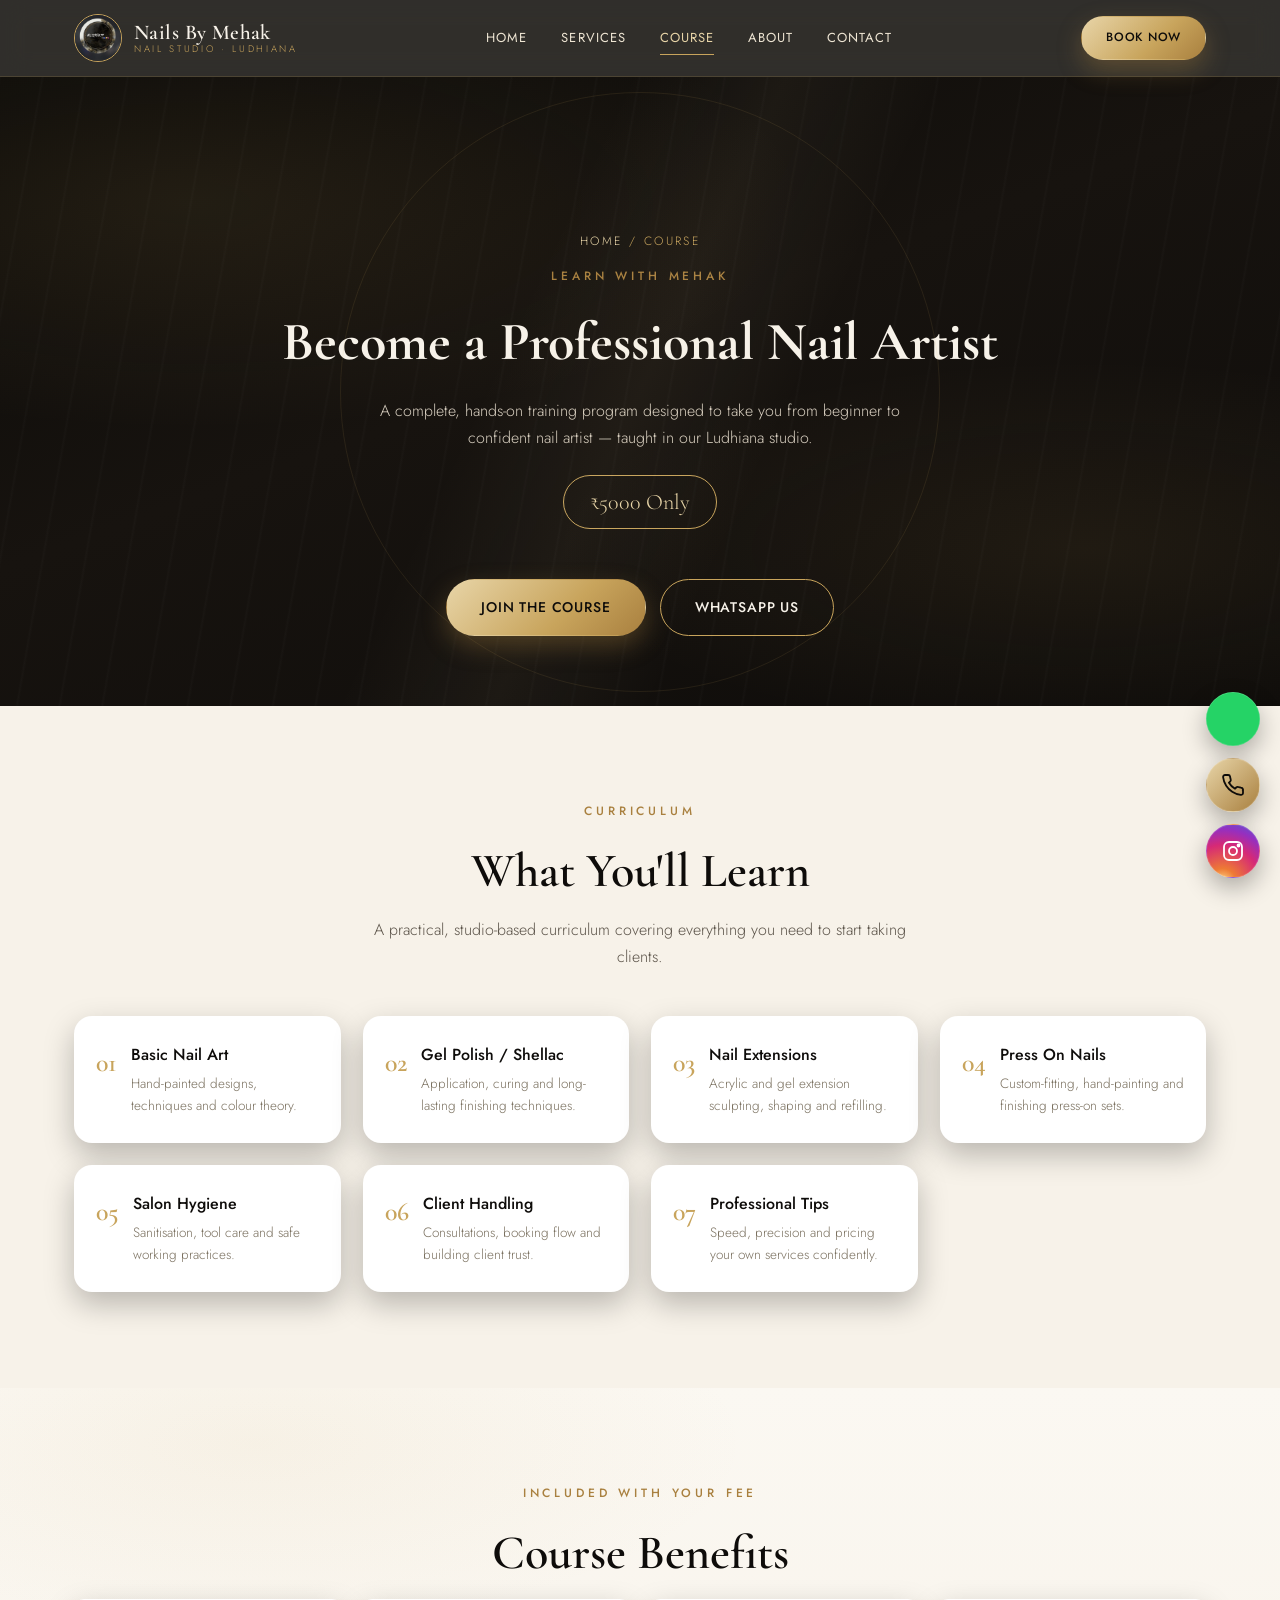
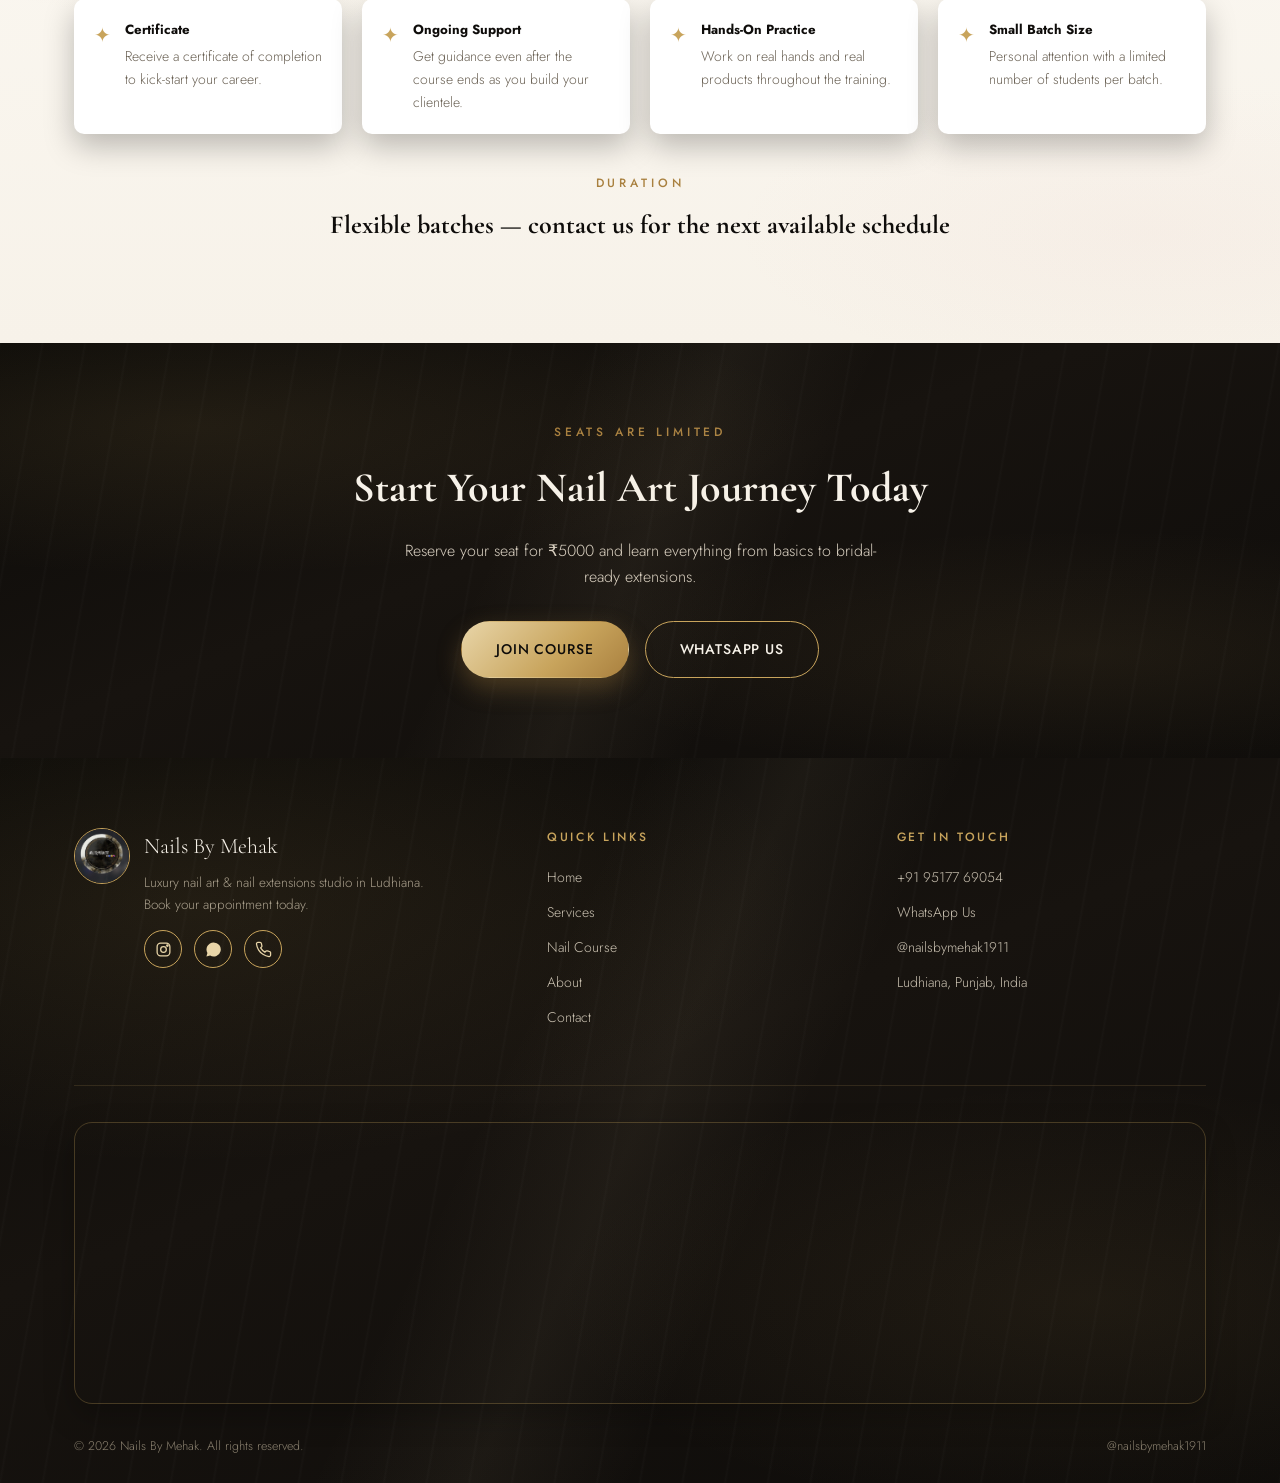
<file: course.html>
<!DOCTYPE html>
<html lang="en">
<head>

   <!-- Google Tag Manager -->
<script>(function(w,d,s,l,i){w[l]=w[l]||[];w[l].push({'gtm.start':
new Date().getTime(),event:'gtm.js'});var f=d.getElementsByTagName(s)[0],
j=d.createElement(s),dl=l!='dataLayer'?'&l='+l:'';j.async=true;j.src=
'https://www.googletagmanager.com/gtm.js?id='+i+dl;f.parentNode.insertBefore(j,f);
})(window,document,'script','dataLayer','GTM-M97ZDQ5N');</script>
<!-- End Google Tag Manager -->

<meta charset="UTF-8">
<meta name="viewport" content="width=device-width, initial-scale=1.0">
<title>Nail Art Course ₹5000 | Become a Professional Nail Artist — Nails By Mehak</title>
<meta name="description" content="Join Nails By Mehak's professional nail art course in Ludhiana for ₹5000. Learn nail art, gel polish, extensions, press-ons, salon hygiene and client handling with certification.">
<link rel="canonical" href="https://nailsbymehak1911.example.com/course.html">
<link rel="icon" type="image/png" href="assets/favicon.png">
<link rel="stylesheet" href="style.css">
</head>
<body>

  <!-- Google Tag Manager (noscript) -->
<noscript><iframe src="https://www.googletagmanager.com/ns.html?id=GTM-M97ZDQ5N"
height="0" width="0" style="display:none;visibility:hidden"></iframe></noscript>
<!-- End Google Tag Manager (noscript) -->
 
<header class="site-header">
  <div class="nav-wrap">
    <a href="index.html" class="brand">
      <img src="images/logo.png" alt="Nails By Mehak logo">
      <span class="brand-text"><span class="name">Nails By Mehak</span><span class="tag">Nail Studio · Ludhiana</span></span>
    </a>
    <nav class="nav-links">
      <a href="index.html" data-page="index.html">Home</a>
      <a href="services.html" data-page="services.html">Services</a>
      <a href="course.html" data-page="course.html">Course</a>
      <a href="about.html" data-page="about.html">About</a>
      <a href="contact.html" data-page="contact.html">Contact</a>
    </nav>
    <div class="nav-cta"><a href="contact.html#appointment" class="btn btn-gold">Book Now</a></div>
    <button class="nav-toggle" aria-label="Toggle menu"><span></span><span></span><span></span></button>
  </div>
</header>

<main>
  <section class="page-hero marble-dark">
    <div class="hero-ring small" style="opacity:.6"></div>
    <span class="breadcrumb"><a href="index.html">Home</a> / Course</span>
    <span class="eyebrow" style="margin-top:14px">Learn With Mehak</span>
    <h1>Become a Professional Nail Artist</h1>
    <p>A complete, hands-on training program designed to take you from beginner to confident nail artist — taught in our Ludhiana studio.</p>
    <div class="course-fee" style="margin-top:24px">₹5000 Only</div><br>
    <div class="hero-actions" style="margin-top:24px">
      <a href="contact.html#appointment" class="btn btn-gold">Join The Course</a>
      <a href="https://wa.me/919517769054?text=Hello%20Mehak%2C%20I%27m%20interested%20in%20the%20Nail%20Art%20Course." target="_blank" rel="noopener" class="btn btn-outline">WhatsApp Us</a>
    </div>
  </section>

  <!-- WHAT YOU'LL LEARN -->
  <section>
    <div class="container">
      <span class="eyebrow">Curriculum</span>
      <h2 class="section-title">What You'll Learn</h2>
      <p class="section-sub">A practical, studio-based curriculum covering everything you need to start taking clients.</p>
      <div class="learn-grid reveal-stagger">
        <div class="learn-item"><span class="num">01</span><div><h5>Basic Nail Art</h5><p>Hand-painted designs, techniques and colour theory.</p></div></div>
        <div class="learn-item"><span class="num">02</span><div><h5>Gel Polish / Shellac</h5><p>Application, curing and long-lasting finishing techniques.</p></div></div>
        <div class="learn-item"><span class="num">03</span><div><h5>Nail Extensions</h5><p>Acrylic and gel extension sculpting, shaping and refilling.</p></div></div>
        <div class="learn-item"><span class="num">04</span><div><h5>Press On Nails</h5><p>Custom-fitting, hand-painting and finishing press-on sets.</p></div></div>
        <div class="learn-item"><span class="num">05</span><div><h5>Salon Hygiene</h5><p>Sanitisation, tool care and safe working practices.</p></div></div>
        <div class="learn-item"><span class="num">06</span><div><h5>Client Handling</h5><p>Consultations, booking flow and building client trust.</p></div></div>
        <div class="learn-item"><span class="num">07</span><div><h5>Professional Tips</h5><p>Speed, precision and pricing your own services confidently.</p></div></div>
      </div>
    </div>
  </section>

  <!-- COURSE BENEFITS -->
  <section class="marble-light">
    <div class="container">
      <span class="eyebrow">Included With Your Fee</span>
      <h2 class="section-title">Course Benefits</h2>
      <div class="benefit-row reveal-stagger">
        <div class="b-item"><span class="ico">✦</span><div><h5 style="margin:0 0 4px">Certificate</h5><p style="margin:0;font-size:14px;color:#6b6255">Receive a certificate of completion to kick-start your career.</p></div></div>
        <div class="b-item"><span class="ico">✦</span><div><h5 style="margin:0 0 4px">Ongoing Support</h5><p style="margin:0;font-size:14px;color:#6b6255">Get guidance even after the course ends as you build your clientele.</p></div></div>
        <div class="b-item"><span class="ico">✦</span><div><h5 style="margin:0 0 4px">Hands-On Practice</h5><p style="margin:0;font-size:14px;color:#6b6255">Work on real hands and real products throughout the training.</p></div></div>
        <div class="b-item"><span class="ico">✦</span><div><h5 style="margin:0 0 4px">Small Batch Size</h5><p style="margin:0;font-size:14px;color:#6b6255">Personal attention with a limited number of students per batch.</p></div></div>
      </div>
      <div class="text-center mt-40">
        <span class="eyebrow">Duration</span>
        <h3 style="font-family:var(--font-display);font-size:26px;margin:6px 0 0">Flexible batches — contact us for the next available schedule</h3>
      </div>
    </div>
  </section>

  <!-- CTA -->
  <section class="cta-band marble-dark">
    <div class="container">
      <span class="eyebrow">Seats Are Limited</span>
      <h3>Start Your Nail Art Journey Today</h3>
      <p>Reserve your seat for ₹5000 and learn everything from basics to bridal-ready extensions.</p>
      <div class="cta-actions">
        <a href="contact.html#appointment" class="btn btn-gold">Join Course</a>
        <a href="https://wa.me/919517769054?text=Hello%20Mehak%2C%20I%27m%20interested%20in%20the%20Nail%20Art%20Course." target="_blank" rel="noopener" class="btn btn-outline">WhatsApp Us</a>
      </div>
    </div>
  </section>
</main>

<footer class="site-footer marble-dark">
  <div class="container">
    <div class="footer-grid">
      <div class="footer-brand">
        <img src="images/logo.png" alt="Nails By Mehak logo">
        <div>
          <div class="name">Nails By Mehak</div>
          <p>Luxury nail art & nail extensions studio in Ludhiana. Book your appointment today.</p>
          <div class="footer-social">
            <a href="https://instagram.com/nailsbymehak1911" target="_blank" rel="noopener" aria-label="Instagram"><svg width="17" height="17" viewBox="0 0 24 24" fill="none" stroke="currentColor" stroke-width="1.8"><rect x="3" y="3" width="18" height="18" rx="5"/><circle cx="12" cy="12" r="4"/><circle cx="17.5" cy="6.5" r="1"/></svg></a>
            <a href="https://wa.me/919517769054" target="_blank" rel="noopener" aria-label="WhatsApp"><svg width="17" height="17" viewBox="0 0 24 24" fill="currentColor"><path d="M17.5 14.4c-.3-.1-1.7-.8-2-.9-.3-.1-.5-.1-.6.1-.2.3-.7.9-.9 1-.2.2-.3.2-.6.1-.3-.1-1.2-.4-2.3-1.4-.9-.8-1.4-1.7-1.6-2-.2-.3 0-.5.1-.6.1-.1.3-.3.4-.5.1-.1.2-.3.3-.4.1-.2 0-.4 0-.5 0-.1-.6-1.5-.8-2-.2-.5-.4-.4-.6-.4h-.5c-.2 0-.5.1-.7.3-.2.3-.9.9-.9 2.1 0 1.2.9 2.4 1 2.6.1.2 1.8 2.8 4.4 3.8.6.3 1.1.4 1.5.5.6.2 1.2.2 1.6.1.5-.1 1.7-.7 1.9-1.3.2-.6.2-1.1.2-1.2-.1-.1-.3-.2-.6-.3zM12 2a10 10 0 00-8.6 15L2 22l5.2-1.4A10 10 0 1012 2z"/></svg></a>
            <a href="tel:+919517769054" aria-label="Call"><svg width="17" height="17" viewBox="0 0 24 24" fill="none" stroke="currentColor" stroke-width="1.8"><path d="M22 16.9v3a2 2 0 01-2.2 2 19.8 19.8 0 01-8.6-3.1 19.5 19.5 0 01-6-6A19.8 19.8 0 012.1 4.2 2 2 0 014.1 2h3a2 2 0 012 1.7c.1.9.3 1.8.6 2.7a2 2 0 01-.5 2.1L8 9.7a16 16 0 006 6l1.2-1.2a2 2 0 012.1-.5c.9.3 1.8.5 2.7.6a2 2 0 011.9 2.3z"/></svg></a>
          </div>
        </div>
      </div>
      <div class="footer-col">
        <h5>Quick Links</h5>
        <a href="index.html">Home</a>
        <a href="services.html">Services</a>
        <a href="course.html">Nail Course</a>
        <a href="about.html">About</a>
        <a href="contact.html">Contact</a>
      </div>
      <div class="footer-col">
        <h5>Get In Touch</h5>
        <a href="tel:+919517769054">+91 95177 69054</a>
        <a href="https://wa.me/919517769054" target="_blank" rel="noopener">WhatsApp Us</a>
        <a href="https://instagram.com/nailsbymehak1911" target="_blank" rel="noopener">@nailsbymehak1911</a>
        <span style="display:block;color:#c9c0b0;font-size:14px">Ludhiana, Punjab, India</span>
      </div>
    </div>

    <div class="footer-map reveal">
      <iframe src="https://www.google.com/maps/embed?pb=!1m18!1m12!1m3!1d109586.64142198743!2d75.72829124335937!3d30.870360699999996!2m3!1f0!2f0!3f0!3m2!1i1024!2i768!4f13.1!3m3!1m2!1s0x391a8373ee323569%3A0x1d28af57f50141ce!2sNail%20Studio%20By%20Mehak!5e0!3m2!1sen!2sin!4v1785841309118!5m2!1sen!2sin"
        loading="lazy" referrerpolicy="strict-origin-when-cross-origin" title="Nails By Mehak location on Google Maps" allowfullscreen></iframe>
    </div>

    <div class="footer-bottom">
      <span>© <span class="footer-year"></span> Nails By Mehak. All rights reserved.</span>
      <span>@nailsbymehak1911</span>
    </div>
  </div>
</footer>

<div class="fab-stack">
  <a class="fab fab-wa fab-pulse" href="https://wa.me/919517769054?text=Hello%20Mehak%2C%20I%27m%20interested%20in%20the%20Nail%20Art%20Course." target="_blank" rel="noopener" aria-label="WhatsApp">
    <svg viewBox="0 0 24 24" fill="currentColor"><path d="M17.5 14.4c-.3-.1-1.7-.8-2-.9-.3-.1-.5-.1-.6.1-.2.3-.7.9-.9 1-.2.2-.3.2-.6.1-.3-.1-1.2-.4-2.3-1.4-.9-.8-1.4-1.7-1.6-2-.2-.3 0-.5.1-.6.1-.1.3-.3.4-.5.1-.1.2-.3.3-.4.1-.2 0-.4 0-.5 0-.1-.6-1.5-.8-2-.2-.5-.4-.4-.6-.4h-.5c-.2 0-.5.1-.7.3-.2.3-.9.9-.9 2.1 0 1.2.9 2.4 1 2.6.1.2 1.8 2.8 4.4 3.8.6.3 1.1.4 1.5.5.6.2 1.2.2 1.6.1.5-.1 1.7-.7 1.9-1.3.2-.6.2-1.1.2-1.2-.1-.1-.3-.2-.6-.3zM12 2a10 10 0 00-8.6 15L2 22l5.2-1.4A10 10 0 1012 2z"/></svg>
  </a>
  <a class="fab fab-call" href="tel:+919517769054" aria-label="Call Now">
    <svg viewBox="0 0 24 24" fill="none" stroke="currentColor" stroke-width="1.8"><path d="M22 16.9v3a2 2 0 01-2.2 2 19.8 19.8 0 01-8.6-3.1 19.5 19.5 0 01-6-6A19.8 19.8 0 012.1 4.2 2 2 0 014.1 2h3a2 2 0 012 1.7c.1.9.3 1.8.6 2.7a2 2 0 01-.5 2.1L8 9.7a16 16 0 006 6l1.2-1.2a2 2 0 012.1-.5c.9.3 1.8.5 2.7.6a2 2 0 011.9 2.3z"/></svg>
  </a>
  <a class="fab fab-ig" href="https://instagram.com/nailsbymehak1911" target="_blank" rel="noopener" aria-label="Instagram">
    <svg viewBox="0 0 24 24" fill="none" stroke="currentColor" stroke-width="1.8"><rect x="3" y="3" width="18" height="18" rx="5"/><circle cx="12" cy="12" r="4"/><circle cx="17.5" cy="6.5" r="1"/></svg>
  </a>
</div>

<script src="script.js"></script>
</body>
</html>
</file>
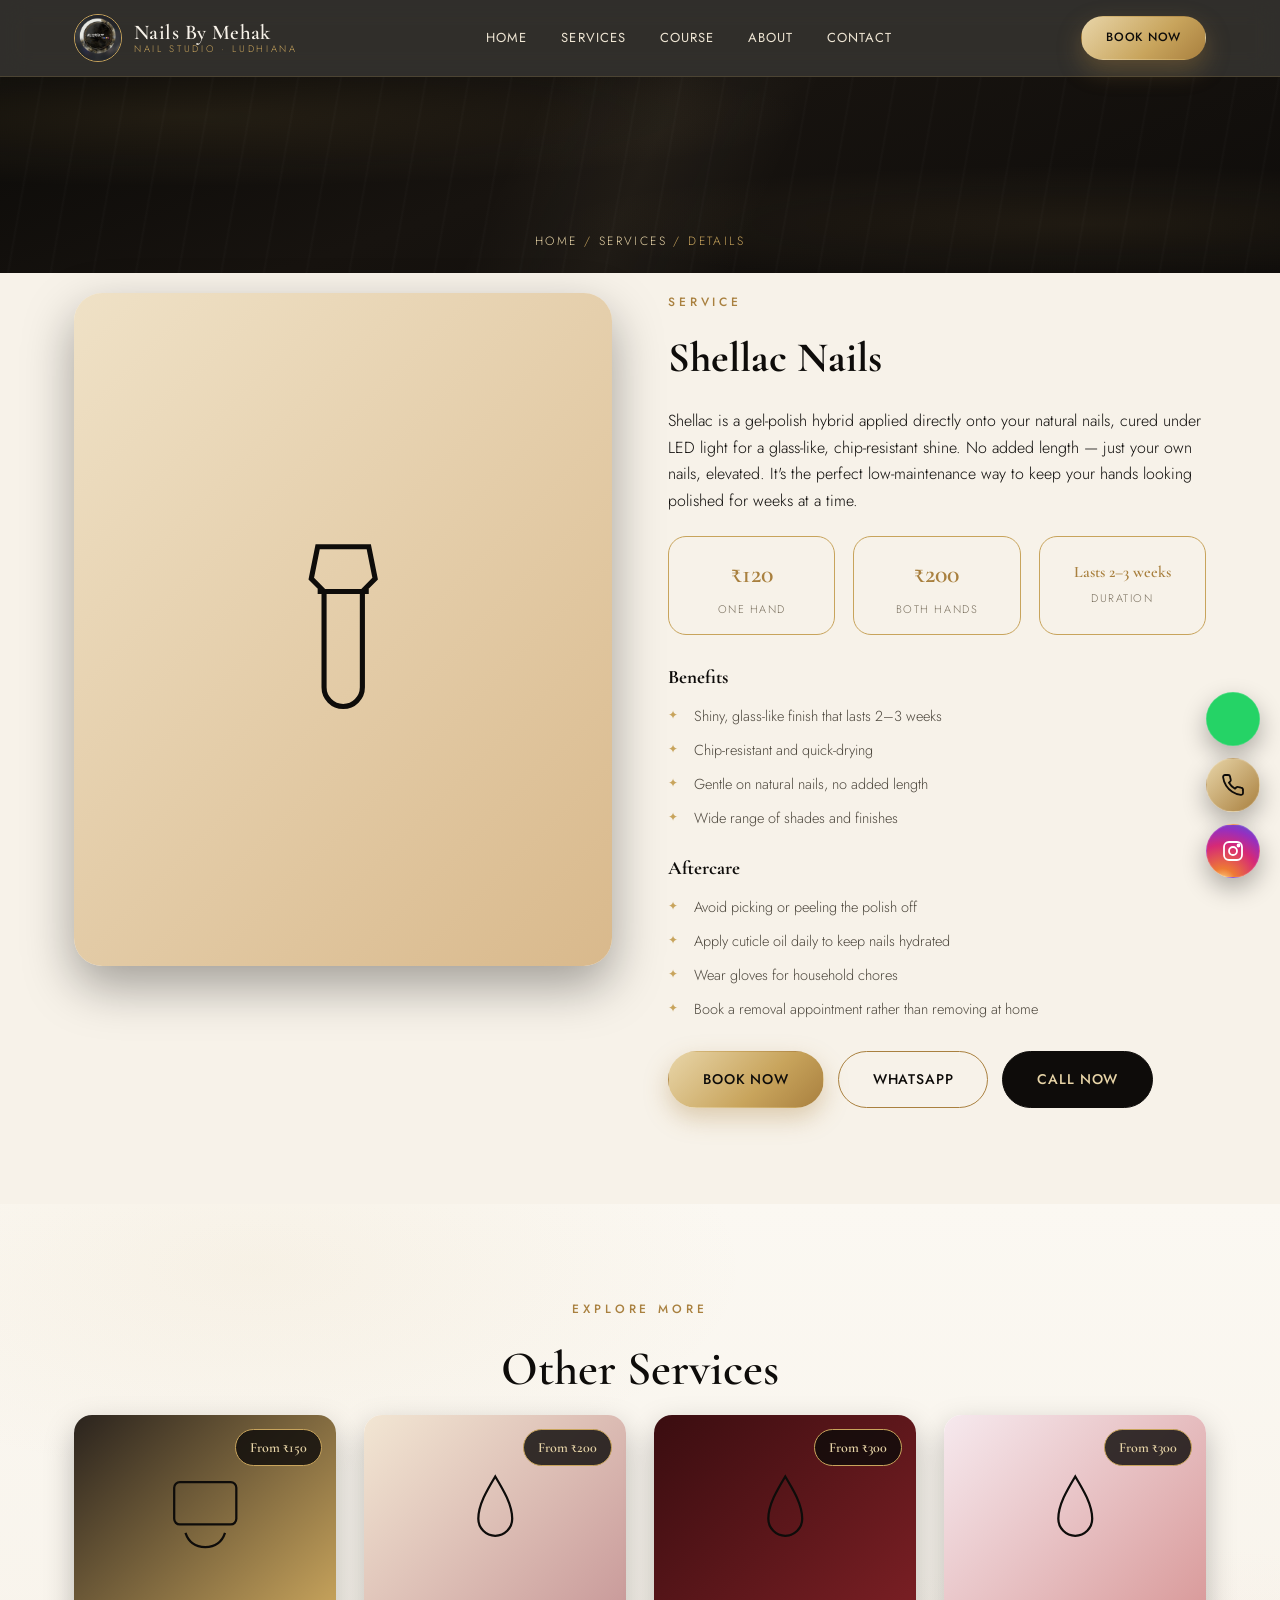
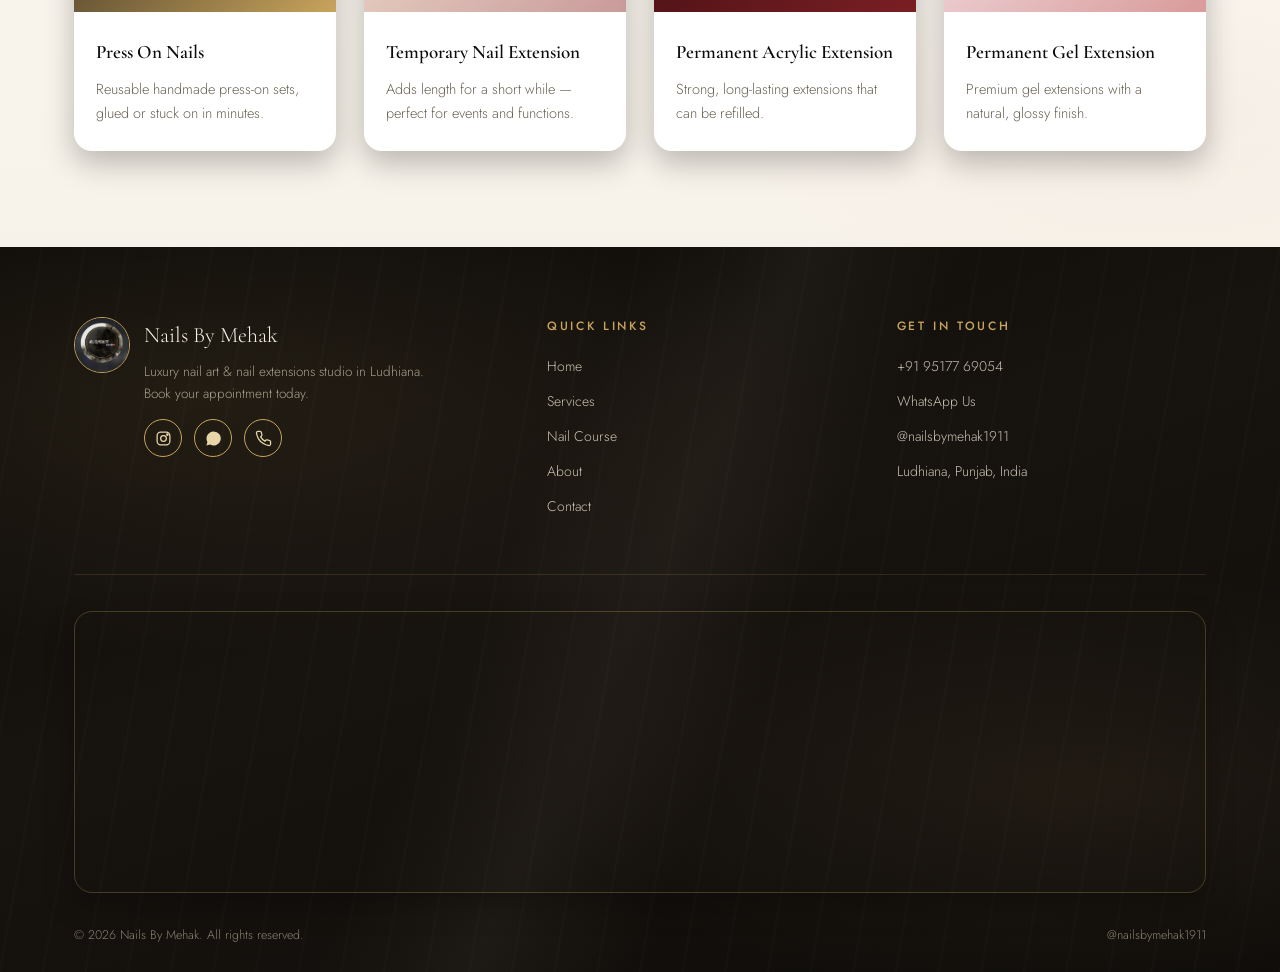
<file: service-details.html>
<!DOCTYPE html>
<html lang="en">
<head>

   <!-- Google Tag Manager -->
<script>(function(w,d,s,l,i){w[l]=w[l]||[];w[l].push({'gtm.start':
new Date().getTime(),event:'gtm.js'});var f=d.getElementsByTagName(s)[0],
j=d.createElement(s),dl=l!='dataLayer'?'&l='+l:'';j.async=true;j.src=
'https://www.googletagmanager.com/gtm.js?id='+i+dl;f.parentNode.insertBefore(j,f);
})(window,document,'script','dataLayer','GTM-M97ZDQ5N');</script>
<!-- End Google Tag Manager -->

<meta charset="UTF-8">
<meta name="viewport" content="width=device-width, initial-scale=1.0">
<title>Service Details | Nails By Mehak</title>
<meta name="description" content="Full details, duration, benefits, aftercare and pricing for our nail services at Nails By Mehak, Ludhiana.">
<link rel="canonical" href="https://nailsbymehak1911.example.com/service-details.html">
<link rel="icon" type="image/png" href="assets/favicon.png">
<link rel="stylesheet" href="style.css">
</head>
<body>

  <!-- Google Tag Manager (noscript) -->
<noscript><iframe src="https://www.googletagmanager.com/ns.html?id=GTM-M97ZDQ5N"
height="0" width="0" style="display:none;visibility:hidden"></iframe></noscript>
<!-- End Google Tag Manager (noscript) -->

<header class="site-header">
  <div class="nav-wrap">
    <a href="index.html" class="brand">
      <img src="images/logo.png" alt="Nails By Mehak logo">
      <span class="brand-text"><span class="name">Nails By Mehak</span><span class="tag">Nail Studio · Ludhiana</span></span>
    </a>
    <nav class="nav-links">
      <a href="index.html" data-page="index.html">Home</a>
      <a href="services.html" data-page="services.html">Services</a>
      <a href="course.html" data-page="course.html">Course</a>
      <a href="about.html" data-page="about.html">About</a>
      <a href="contact.html" data-page="contact.html">Contact</a>
    </nav>
    <div class="nav-cta"><a href="contact.html#appointment" class="btn btn-gold">Book Now</a></div>
    <button class="nav-toggle" aria-label="Toggle menu"><span></span><span></span><span></span></button>
  </div>
</header>

<main>
  <section class="page-hero marble-dark" style="padding-bottom:20px">
    <span class="breadcrumb"><a href="index.html">Home</a> / <a href="services.html">Services</a> / Details</span>
  </section>

  <section style="padding-top:20px">
    <div class="container">
      <div class="detail-wrap" id="service-detail-mount">
        <!-- rendered by script.js -->
      </div>
    </div>
  </section>

  <section class="marble-light">
    <div class="container">
      <span class="eyebrow">Explore More</span>
      <h2 class="section-title">Other Services</h2>
      <div class="grid-services" id="other-services"></div>
    </div>
  </section>
</main>

<footer class="site-footer marble-dark">
  <div class="container">
    <div class="footer-grid">
      <div class="footer-brand">
        <img src="images/logo.png" alt="Nails By Mehak logo">
        <div>
          <div class="name">Nails By Mehak</div>
          <p>Luxury nail art & nail extensions studio in Ludhiana. Book your appointment today.</p>
          <div class="footer-social">
            <a href="https://instagram.com/nailsbymehak1911" target="_blank" rel="noopener" aria-label="Instagram"><svg width="17" height="17" viewBox="0 0 24 24" fill="none" stroke="currentColor" stroke-width="1.8"><rect x="3" y="3" width="18" height="18" rx="5"/><circle cx="12" cy="12" r="4"/><circle cx="17.5" cy="6.5" r="1"/></svg></a>
            <a href="https://wa.me/919517769054" target="_blank" rel="noopener" aria-label="WhatsApp"><svg width="17" height="17" viewBox="0 0 24 24" fill="currentColor"><path d="M17.5 14.4c-.3-.1-1.7-.8-2-.9-.3-.1-.5-.1-.6.1-.2.3-.7.9-.9 1-.2.2-.3.2-.6.1-.3-.1-1.2-.4-2.3-1.4-.9-.8-1.4-1.7-1.6-2-.2-.3 0-.5.1-.6.1-.1.3-.3.4-.5.1-.1.2-.3.3-.4.1-.2 0-.4 0-.5 0-.1-.6-1.5-.8-2-.2-.5-.4-.4-.6-.4h-.5c-.2 0-.5.1-.7.3-.2.3-.9.9-.9 2.1 0 1.2.9 2.4 1 2.6.1.2 1.8 2.8 4.4 3.8.6.3 1.1.4 1.5.5.6.2 1.2.2 1.6.1.5-.1 1.7-.7 1.9-1.3.2-.6.2-1.1.2-1.2-.1-.1-.3-.2-.6-.3zM12 2a10 10 0 00-8.6 15L2 22l5.2-1.4A10 10 0 1012 2z"/></svg></a>
            <a href="tel:+919517769054" aria-label="Call"><svg width="17" height="17" viewBox="0 0 24 24" fill="none" stroke="currentColor" stroke-width="1.8"><path d="M22 16.9v3a2 2 0 01-2.2 2 19.8 19.8 0 01-8.6-3.1 19.5 19.5 0 01-6-6A19.8 19.8 0 012.1 4.2 2 2 0 014.1 2h3a2 2 0 012 1.7c.1.9.3 1.8.6 2.7a2 2 0 01-.5 2.1L8 9.7a16 16 0 006 6l1.2-1.2a2 2 0 012.1-.5c.9.3 1.8.5 2.7.6a2 2 0 011.9 2.3z"/></svg></a>
          </div>
        </div>
      </div>
      <div class="footer-col">
        <h5>Quick Links</h5>
        <a href="index.html">Home</a>
        <a href="services.html">Services</a>
        <a href="course.html">Nail Course</a>
        <a href="about.html">About</a>
        <a href="contact.html">Contact</a>
      </div>
      <div class="footer-col">
        <h5>Get In Touch</h5>
        <a href="tel:+919517769054">+91 95177 69054</a>
        <a href="https://wa.me/919517769054" target="_blank" rel="noopener">WhatsApp Us</a>
        <a href="https://instagram.com/nailsbymehak1911" target="_blank" rel="noopener">@nailsbymehak1911</a>
        <span style="display:block;color:#c9c0b0;font-size:14px">Ludhiana, Punjab, India</span>
      </div>
    </div>

    <div class="footer-map reveal">
      <iframe src="https://www.google.com/maps/embed?pb=!1m18!1m12!1m3!1d109586.64142198743!2d75.72829124335937!3d30.870360699999996!2m3!1f0!2f0!3f0!3m2!1i1024!2i768!4f13.1!3m3!1m2!1s0x391a8373ee323569%3A0x1d28af57f50141ce!2sNail%20Studio%20By%20Mehak!5e0!3m2!1sen!2sin!4v1785841309118!5m2!1sen!2sin"
        loading="lazy" referrerpolicy="strict-origin-when-cross-origin" title="Nails By Mehak location on Google Maps" allowfullscreen></iframe>
    </div>

    <div class="footer-bottom">
      <span>© <span class="footer-year"></span> Nails By Mehak. All rights reserved.</span>
      <span>@nailsbymehak1911</span>
    </div>
  </div>
</footer>

<div class="fab-stack">
  <a class="fab fab-wa fab-pulse" href="https://wa.me/919517769054?text=Hello%20Mehak%2C%20I%27d%20like%20to%20book%20an%20appointment." target="_blank" rel="noopener" aria-label="WhatsApp">
    <svg viewBox="0 0 24 24" fill="currentColor"><path d="M17.5 14.4c-.3-.1-1.7-.8-2-.9-.3-.1-.5-.1-.6.1-.2.3-.7.9-.9 1-.2.2-.3.2-.6.1-.3-.1-1.2-.4-2.3-1.4-.9-.8-1.4-1.7-1.6-2-.2-.3 0-.5.1-.6.1-.1.3-.3.4-.5.1-.1.2-.3.3-.4.1-.2 0-.4 0-.5 0-.1-.6-1.5-.8-2-.2-.5-.4-.4-.6-.4h-.5c-.2 0-.5.1-.7.3-.2.3-.9.9-.9 2.1 0 1.2.9 2.4 1 2.6.1.2 1.8 2.8 4.4 3.8.6.3 1.1.4 1.5.5.6.2 1.2.2 1.6.1.5-.1 1.7-.7 1.9-1.3.2-.6.2-1.1.2-1.2-.1-.1-.3-.2-.6-.3zM12 2a10 10 0 00-8.6 15L2 22l5.2-1.4A10 10 0 1012 2z"/></svg>
  </a>
  <a class="fab fab-call" href="tel:+919517769054" aria-label="Call Now">
    <svg viewBox="0 0 24 24" fill="none" stroke="currentColor" stroke-width="1.8"><path d="M22 16.9v3a2 2 0 01-2.2 2 19.8 19.8 0 01-8.6-3.1 19.5 19.5 0 01-6-6A19.8 19.8 0 012.1 4.2 2 2 0 014.1 2h3a2 2 0 012 1.7c.1.9.3 1.8.6 2.7a2 2 0 01-.5 2.1L8 9.7a16 16 0 006 6l1.2-1.2a2 2 0 012.1-.5c.9.3 1.8.5 2.7.6a2 2 0 011.9 2.3z"/></svg>
  </a>
  <a class="fab fab-ig" href="https://instagram.com/nailsbymehak1911" target="_blank" rel="noopener" aria-label="Instagram">
    <svg viewBox="0 0 24 24" fill="none" stroke="currentColor" stroke-width="1.8"><rect x="3" y="3" width="18" height="18" rx="5"/><circle cx="12" cy="12" r="4"/><circle cx="17.5" cy="6.5" r="1"/></svg>
  </a>
</div>

<script src="script.js"></script>
</body>
</html>
</file>
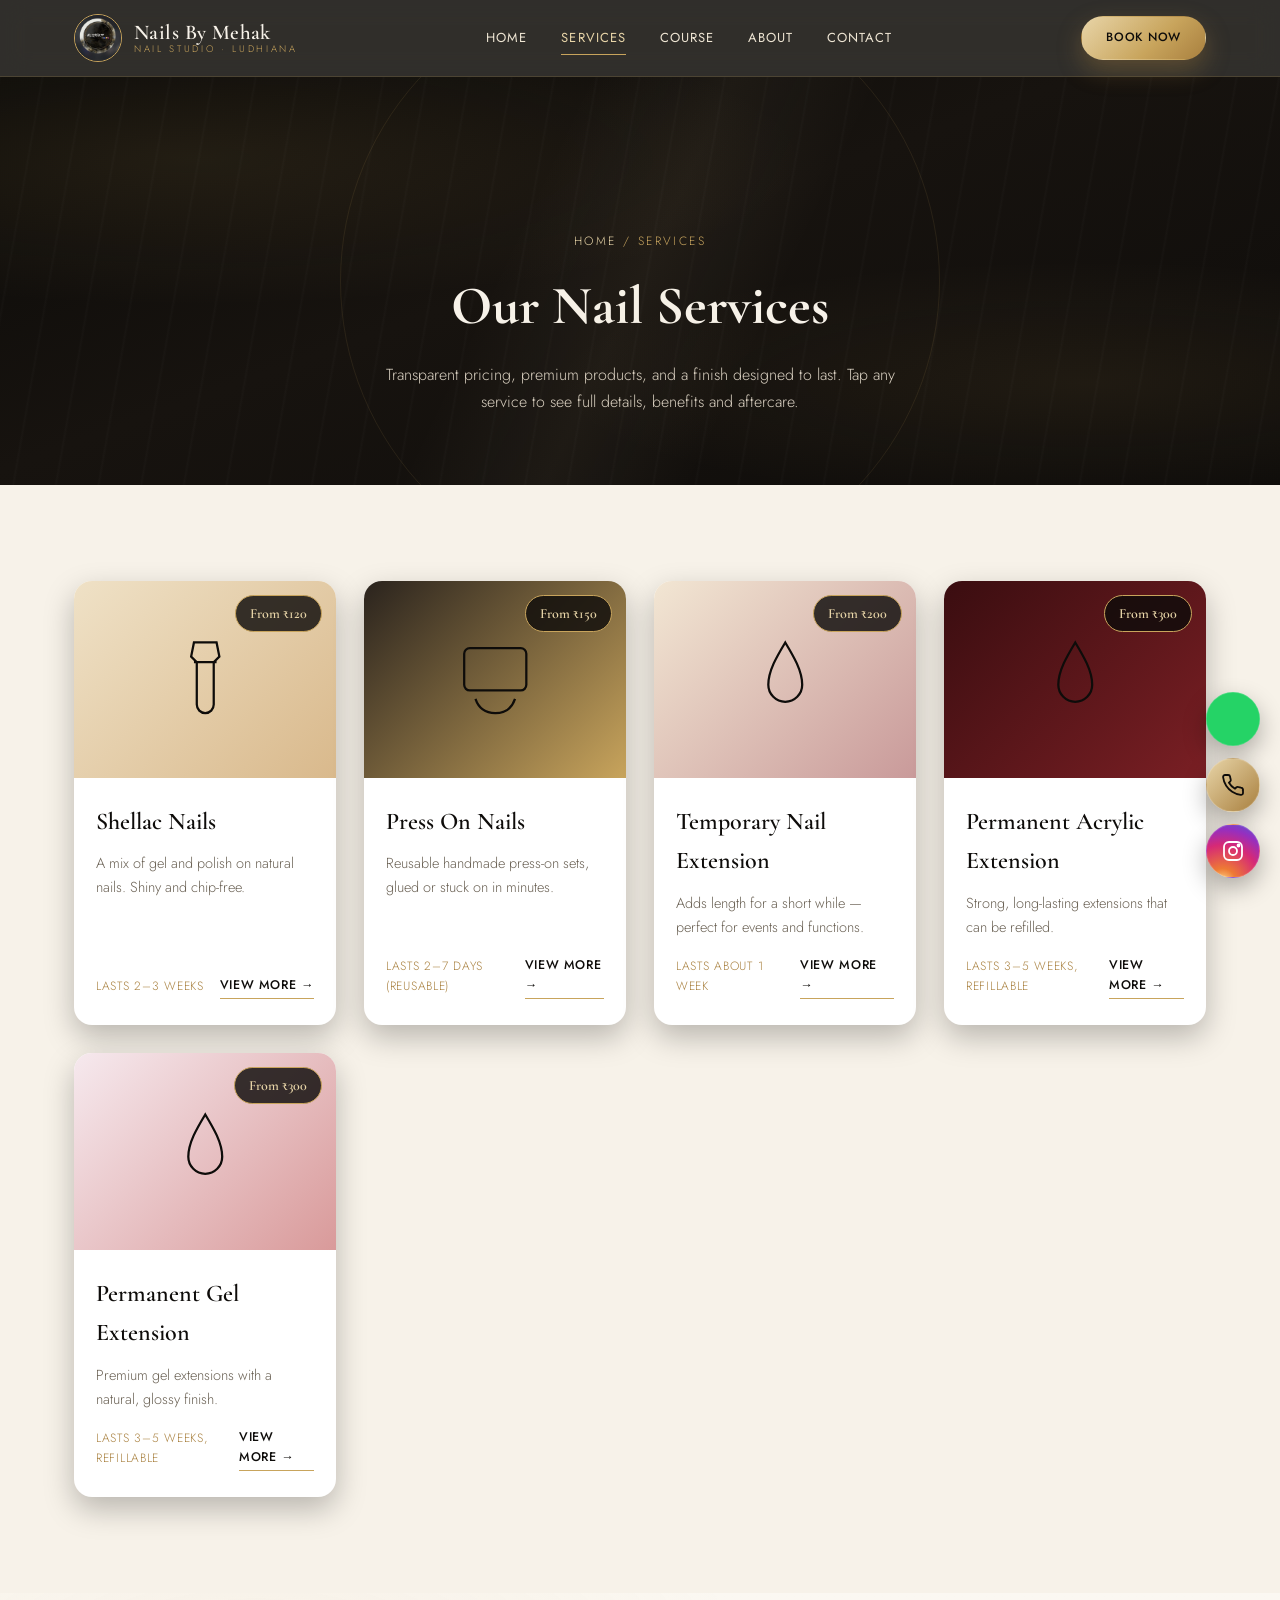
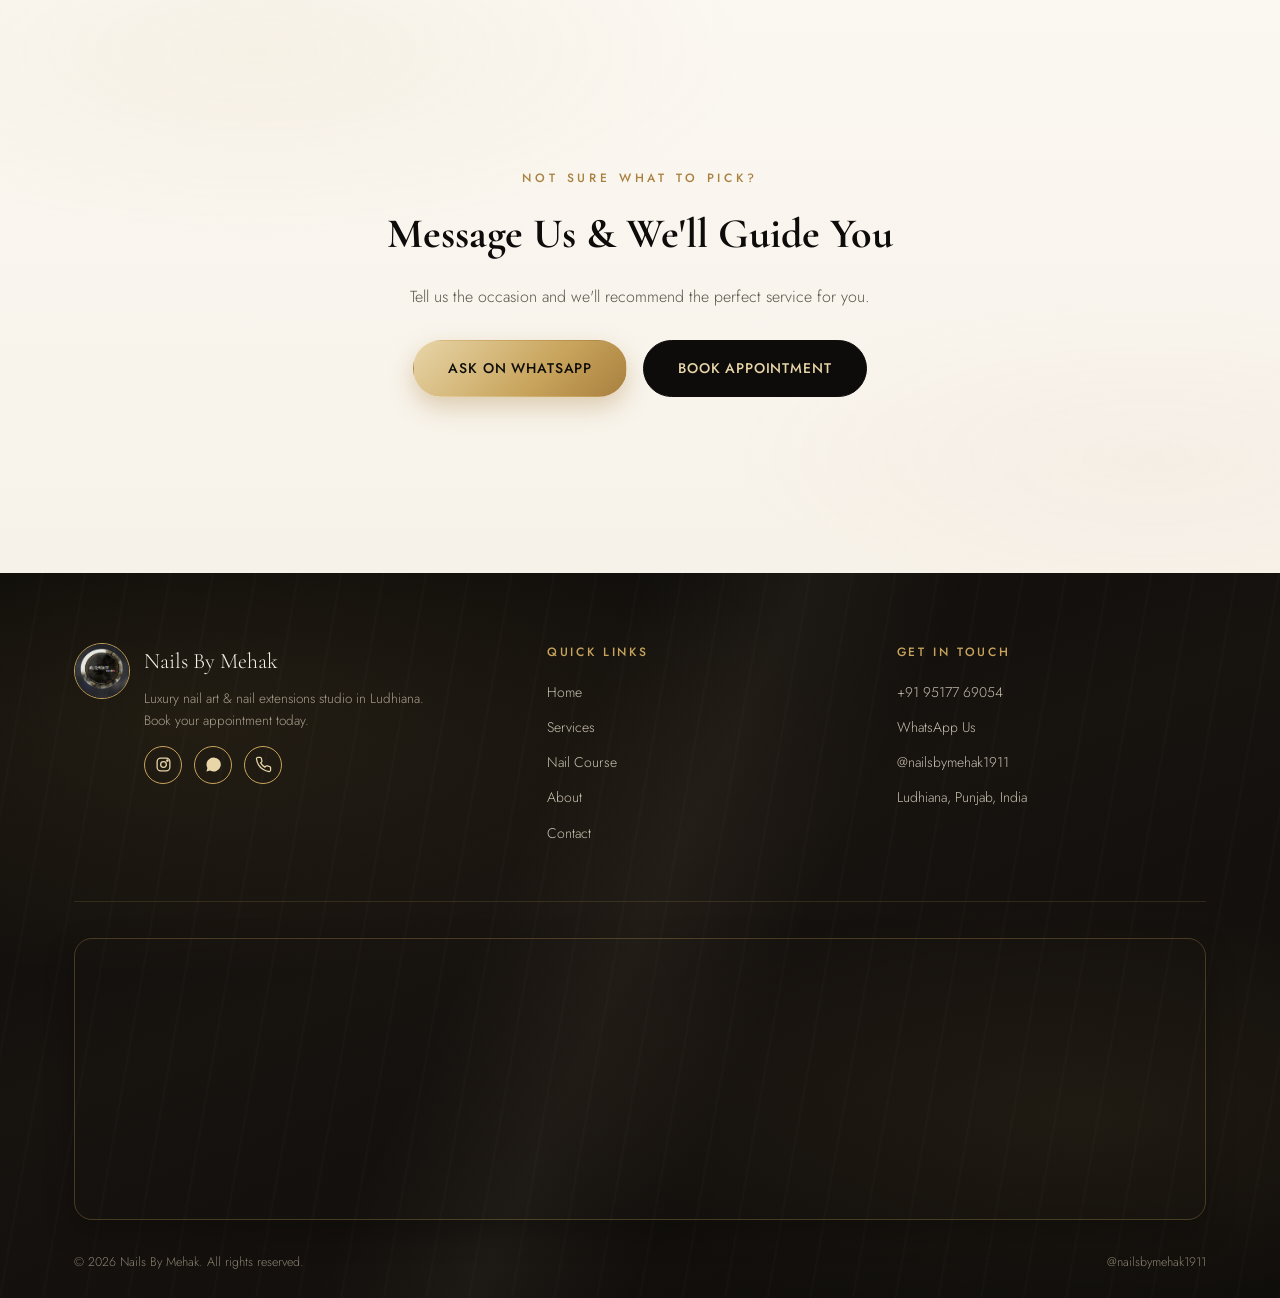
<file: services.html>
<!DOCTYPE html>
<html lang="en">
<head>

   <!-- Google Tag Manager -->
<script>(function(w,d,s,l,i){w[l]=w[l]||[];w[l].push({'gtm.start':
new Date().getTime(),event:'gtm.js'});var f=d.getElementsByTagName(s)[0],
j=d.createElement(s),dl=l!='dataLayer'?'&l='+l:'';j.async=true;j.src=
'https://www.googletagmanager.com/gtm.js?id='+i+dl;f.parentNode.insertBefore(j,f);
})(window,document,'script','dataLayer','GTM-M97ZDQ5N');</script>
<!-- End Google Tag Manager -->

<meta charset="UTF-8">
<meta name="viewport" content="width=device-width, initial-scale=1.0">
<title>Nail Services & Pricing | Nails By Mehak, Ludhiana</title>
<meta name="description" content="Explore Nails By Mehak's full service menu: Shellac, Press-On, Temporary & Permanent Acrylic/Gel Extensions with transparent pricing. Book on WhatsApp.">
<link rel="canonical" href="https://nailsbymehak1911.example.com/services.html">
<link rel="icon" type="image/png" href="assets/favicon.png">
<meta property="og:title" content="Nail Services & Pricing | Nails By Mehak">
<meta property="og:description" content="Shellac, Press-On, Extensions & more — transparent pricing, premium finish.">
<meta property="og:image" content="images/logo.png">
<link rel="stylesheet" href="style.css">
</head>
<body>

  <!-- Google Tag Manager (noscript) -->
<noscript><iframe src="https://www.googletagmanager.com/ns.html?id=GTM-M97ZDQ5N"
height="0" width="0" style="display:none;visibility:hidden"></iframe></noscript>
<!-- End Google Tag Manager (noscript) -->

<header class="site-header">
  <div class="nav-wrap">
    <a href="index.html" class="brand">
      <img src="images/logo.png" alt="Nails By Mehak logo">
      <span class="brand-text"><span class="name">Nails By Mehak</span><span class="tag">Nail Studio · Ludhiana</span></span>
    </a>
    <nav class="nav-links">
      <a href="index.html" data-page="index.html">Home</a>
      <a href="services.html" data-page="services.html">Services</a>
      <a href="course.html" data-page="course.html">Course</a>
      <a href="about.html" data-page="about.html">About</a>
      <a href="contact.html" data-page="contact.html">Contact</a>
    </nav>
    <div class="nav-cta"><a href="contact.html#appointment" class="btn btn-gold">Book Now</a></div>
    <button class="nav-toggle" aria-label="Toggle menu"><span></span><span></span><span></span></button>
  </div>
</header>

<main>
  <section class="page-hero marble-dark">
    <div class="hero-ring small" style="opacity:.6"></div>
    <span class="breadcrumb"><a href="index.html">Home</a> / Services</span>
    <h1>Our Nail Services</h1>
    <p>Transparent pricing, premium products, and a finish designed to last. Tap any service to see full details, benefits and aftercare.</p>
  </section>

  <section>
    <div class="container">
      <div class="grid-services" id="all-services-grid"></div>
    </div>
  </section>

  <section class="marble-light">
    <div class="container cta-band" style="color:var(--ink)">
      <span class="eyebrow">Not Sure What To Pick?</span>
      <h3 style="color:var(--ink)">Message Us & We'll Guide You</h3>
      <p style="color:#5b5349">Tell us the occasion and we'll recommend the perfect service for you.</p>
      <div class="cta-actions">
        <a href="https://wa.me/919517769054?text=Hello%20Mehak%2C%20I%20need%20help%20choosing%20a%20service." target="_blank" rel="noopener" class="btn btn-gold">Ask on WhatsApp</a>
        <a href="contact.html#appointment" class="btn btn-dark">Book Appointment</a>
      </div>
    </div>
  </section>
</main>

<footer class="site-footer marble-dark">
  <div class="container">
    <div class="footer-grid">
      <div class="footer-brand">
        <img src="images/logo.png" alt="Nails By Mehak logo">
        <div>
          <div class="name">Nails By Mehak</div>
          <p>Luxury nail art & nail extensions studio in Ludhiana. Book your appointment today.</p>
          <div class="footer-social">
            <a href="https://instagram.com/nailsbymehak1911" target="_blank" rel="noopener" aria-label="Instagram"><svg width="17" height="17" viewBox="0 0 24 24" fill="none" stroke="currentColor" stroke-width="1.8"><rect x="3" y="3" width="18" height="18" rx="5"/><circle cx="12" cy="12" r="4"/><circle cx="17.5" cy="6.5" r="1"/></svg></a>
            <a href="https://wa.me/919517769054" target="_blank" rel="noopener" aria-label="WhatsApp"><svg width="17" height="17" viewBox="0 0 24 24" fill="currentColor"><path d="M17.5 14.4c-.3-.1-1.7-.8-2-.9-.3-.1-.5-.1-.6.1-.2.3-.7.9-.9 1-.2.2-.3.2-.6.1-.3-.1-1.2-.4-2.3-1.4-.9-.8-1.4-1.7-1.6-2-.2-.3 0-.5.1-.6.1-.1.3-.3.4-.5.1-.1.2-.3.3-.4.1-.2 0-.4 0-.5 0-.1-.6-1.5-.8-2-.2-.5-.4-.4-.6-.4h-.5c-.2 0-.5.1-.7.3-.2.3-.9.9-.9 2.1 0 1.2.9 2.4 1 2.6.1.2 1.8 2.8 4.4 3.8.6.3 1.1.4 1.5.5.6.2 1.2.2 1.6.1.5-.1 1.7-.7 1.9-1.3.2-.6.2-1.1.2-1.2-.1-.1-.3-.2-.6-.3zM12 2a10 10 0 00-8.6 15L2 22l5.2-1.4A10 10 0 1012 2z"/></svg></a>
            <a href="tel:+919517769054" aria-label="Call"><svg width="17" height="17" viewBox="0 0 24 24" fill="none" stroke="currentColor" stroke-width="1.8"><path d="M22 16.9v3a2 2 0 01-2.2 2 19.8 19.8 0 01-8.6-3.1 19.5 19.5 0 01-6-6A19.8 19.8 0 012.1 4.2 2 2 0 014.1 2h3a2 2 0 012 1.7c.1.9.3 1.8.6 2.7a2 2 0 01-.5 2.1L8 9.7a16 16 0 006 6l1.2-1.2a2 2 0 012.1-.5c.9.3 1.8.5 2.7.6a2 2 0 011.9 2.3z"/></svg></a>
          </div>
        </div>
      </div>
      <div class="footer-col">
        <h5>Quick Links</h5>
        <a href="index.html">Home</a>
        <a href="services.html">Services</a>
        <a href="course.html">Nail Course</a>
        <a href="about.html">About</a>
        <a href="contact.html">Contact</a>
      </div>
      <div class="footer-col">
        <h5>Get In Touch</h5>
        <a href="tel:+919517769054">+91 95177 69054</a>
        <a href="https://wa.me/919517769054" target="_blank" rel="noopener">WhatsApp Us</a>
        <a href="https://instagram.com/nailsbymehak1911" target="_blank" rel="noopener">@nailsbymehak1911</a>
        <span style="display:block;color:#c9c0b0;font-size:14px">Ludhiana, Punjab, India</span>
      </div>
    </div>

    <div class="footer-map reveal">
      <iframe src="https://www.google.com/maps/embed?pb=!1m18!1m12!1m3!1d109586.64142198743!2d75.72829124335937!3d30.870360699999996!2m3!1f0!2f0!3f0!3m2!1i1024!2i768!4f13.1!3m3!1m2!1s0x391a8373ee323569%3A0x1d28af57f50141ce!2sNail%20Studio%20By%20Mehak!5e0!3m2!1sen!2sin!4v1785841309118!5m2!1sen!2sin"
        loading="lazy" referrerpolicy="strict-origin-when-cross-origin" title="Nails By Mehak location on Google Maps" allowfullscreen></iframe>
    </div>

    <div class="footer-bottom">
      <span>© <span class="footer-year"></span> Nails By Mehak. All rights reserved.</span>
      <span>@nailsbymehak1911</span>
    </div>
  </div>
</footer>

<div class="fab-stack">
  <a class="fab fab-wa fab-pulse" href="https://wa.me/919517769054?text=Hello%20Mehak%2C%20I%27d%20like%20to%20book%20an%20appointment." target="_blank" rel="noopener" aria-label="WhatsApp">
    <svg viewBox="0 0 24 24" fill="currentColor"><path d="M17.5 14.4c-.3-.1-1.7-.8-2-.9-.3-.1-.5-.1-.6.1-.2.3-.7.9-.9 1-.2.2-.3.2-.6.1-.3-.1-1.2-.4-2.3-1.4-.9-.8-1.4-1.7-1.6-2-.2-.3 0-.5.1-.6.1-.1.3-.3.4-.5.1-.1.2-.3.3-.4.1-.2 0-.4 0-.5 0-.1-.6-1.5-.8-2-.2-.5-.4-.4-.6-.4h-.5c-.2 0-.5.1-.7.3-.2.3-.9.9-.9 2.1 0 1.2.9 2.4 1 2.6.1.2 1.8 2.8 4.4 3.8.6.3 1.1.4 1.5.5.6.2 1.2.2 1.6.1.5-.1 1.7-.7 1.9-1.3.2-.6.2-1.1.2-1.2-.1-.1-.3-.2-.6-.3zM12 2a10 10 0 00-8.6 15L2 22l5.2-1.4A10 10 0 1012 2z"/></svg>
  </a>
  <a class="fab fab-call" href="tel:+919517769054" aria-label="Call Now">
    <svg viewBox="0 0 24 24" fill="none" stroke="currentColor" stroke-width="1.8"><path d="M22 16.9v3a2 2 0 01-2.2 2 19.8 19.8 0 01-8.6-3.1 19.5 19.5 0 01-6-6A19.8 19.8 0 012.1 4.2 2 2 0 014.1 2h3a2 2 0 012 1.7c.1.9.3 1.8.6 2.7a2 2 0 01-.5 2.1L8 9.7a16 16 0 006 6l1.2-1.2a2 2 0 012.1-.5c.9.3 1.8.5 2.7.6a2 2 0 011.9 2.3z"/></svg>
  </a>
  <a class="fab fab-ig" href="https://instagram.com/nailsbymehak1911" target="_blank" rel="noopener" aria-label="Instagram">
    <svg viewBox="0 0 24 24" fill="none" stroke="currentColor" stroke-width="1.8"><rect x="3" y="3" width="18" height="18" rx="5"/><circle cx="12" cy="12" r="4"/><circle cx="17.5" cy="6.5" r="1"/></svg>
  </a>
</div>

<script src="script.js"></script>
</body>
</html>
</file>
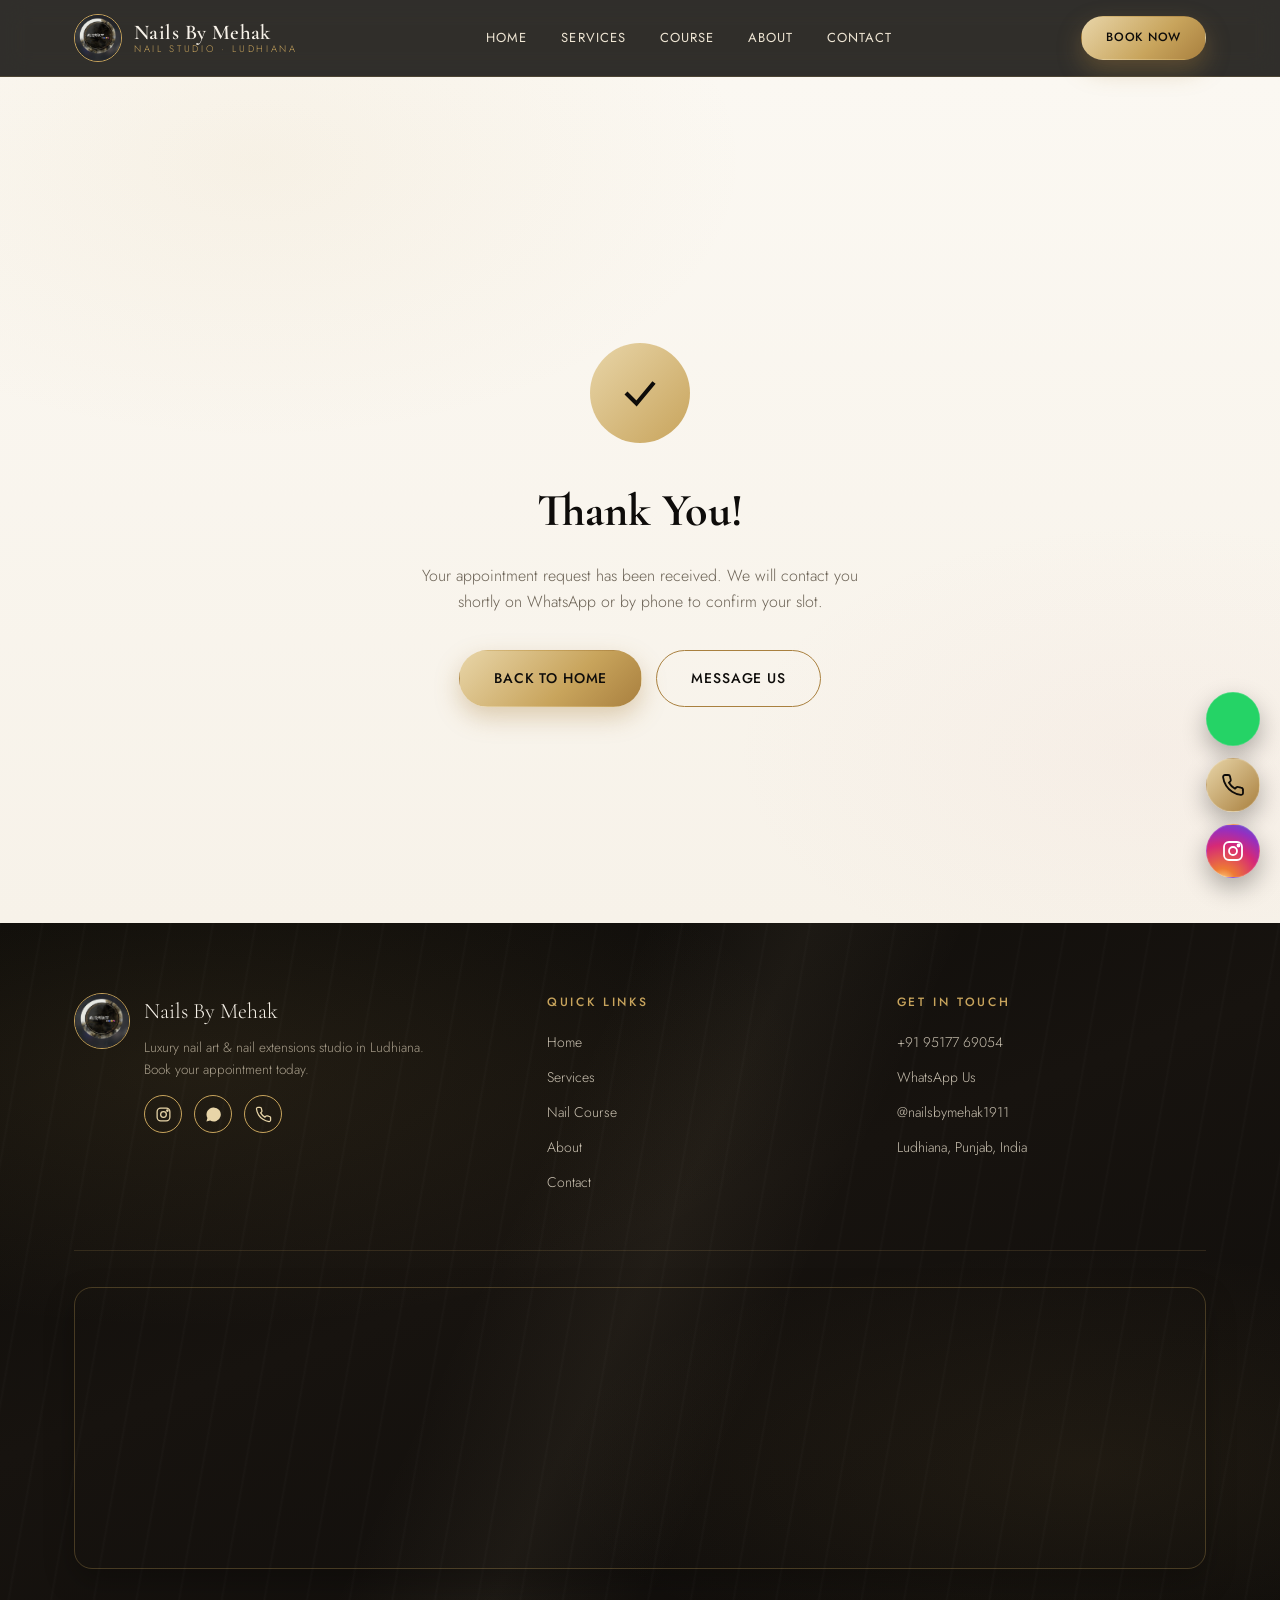
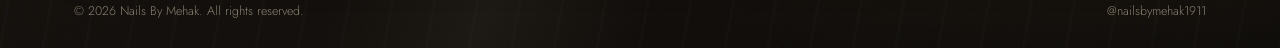
<file: thankyou.html>
<!DOCTYPE html>
<html lang="en">
<head>

   <!-- Google Tag Manager -->
<script>(function(w,d,s,l,i){w[l]=w[l]||[];w[l].push({'gtm.start':
new Date().getTime(),event:'gtm.js'});var f=d.getElementsByTagName(s)[0],
j=d.createElement(s),dl=l!='dataLayer'?'&l='+l:'';j.async=true;j.src=
'https://www.googletagmanager.com/gtm.js?id='+i+dl;f.parentNode.insertBefore(j,f);
})(window,document,'script','dataLayer','GTM-M97ZDQ5N');</script>
<!-- End Google Tag Manager -->

<meta charset="UTF-8">
<meta name="viewport" content="width=device-width, initial-scale=1.0">
<title>Thank You | Nails By Mehak</title>
<meta name="description" content="Thank you for your appointment request with Nails By Mehak. We'll contact you shortly to confirm.">
<meta name="robots" content="noindex">
<link rel="icon" type="image/png" href="assets/favicon.png">
<link rel="stylesheet" href="style.css">
</head>
<body>

  <!-- Google Tag Manager (noscript) -->
<noscript><iframe src="https://www.googletagmanager.com/ns.html?id=GTM-M97ZDQ5N"
height="0" width="0" style="display:none;visibility:hidden"></iframe></noscript>
<!-- End Google Tag Manager (noscript) -->

<header class="site-header">
  <div class="nav-wrap">
    <a href="index.html" class="brand">
      <img src="images/logo.png" alt="Nails By Mehak logo">
      <span class="brand-text"><span class="name">Nails By Mehak</span><span class="tag">Nail Studio · Ludhiana</span></span>
    </a>
    <nav class="nav-links">
      <a href="index.html" data-page="index.html">Home</a>
      <a href="services.html" data-page="services.html">Services</a>
      <a href="course.html" data-page="course.html">Course</a>
      <a href="about.html" data-page="about.html">About</a>
      <a href="contact.html" data-page="contact.html">Contact</a>
    </nav>
    <div class="nav-cta"><a href="contact.html#appointment" class="btn btn-gold">Book Now</a></div>
    <button class="nav-toggle" aria-label="Toggle menu"><span></span><span></span><span></span></button>
  </div>
</header>

<main>
  <section class="marble-light">
    <div class="container thankyou-wrap">
      <div class="thankyou-check">
        <svg width="42" height="42" viewBox="0 0 24 24" fill="none" stroke="currentColor" stroke-width="2.4"><path d="M4 12l6 6L20 6"/></svg>
      </div>
      <h1>Thank You!</h1>
      <p>Your appointment request has been received. We will contact you shortly on WhatsApp or by phone to confirm your slot.</p>
      <div class="hero-actions" style="justify-content:center">
        <a href="index.html" class="btn btn-gold">Back To Home</a>
        <a href="https://wa.me/919517769054" target="_blank" rel="noopener" class="btn btn-outline" style="color:var(--ink);border-color:var(--gold-deep)">Message Us</a>
      </div>
    </div>
  </section>
</main>

<footer class="site-footer marble-dark">
  <div class="container">
    <div class="footer-grid">
      <div class="footer-brand">
        <img src="images/logo.png" alt="Nails By Mehak logo">
        <div>
          <div class="name">Nails By Mehak</div>
          <p>Luxury nail art & nail extensions studio in Ludhiana. Book your appointment today.</p>
          <div class="footer-social">
            <a href="https://instagram.com/nailsbymehak1911" target="_blank" rel="noopener" aria-label="Instagram"><svg width="17" height="17" viewBox="0 0 24 24" fill="none" stroke="currentColor" stroke-width="1.8"><rect x="3" y="3" width="18" height="18" rx="5"/><circle cx="12" cy="12" r="4"/><circle cx="17.5" cy="6.5" r="1"/></svg></a>
            <a href="https://wa.me/919517769054" target="_blank" rel="noopener" aria-label="WhatsApp"><svg width="17" height="17" viewBox="0 0 24 24" fill="currentColor"><path d="M17.5 14.4c-.3-.1-1.7-.8-2-.9-.3-.1-.5-.1-.6.1-.2.3-.7.9-.9 1-.2.2-.3.2-.6.1-.3-.1-1.2-.4-2.3-1.4-.9-.8-1.4-1.7-1.6-2-.2-.3 0-.5.1-.6.1-.1.3-.3.4-.5.1-.1.2-.3.3-.4.1-.2 0-.4 0-.5 0-.1-.6-1.5-.8-2-.2-.5-.4-.4-.6-.4h-.5c-.2 0-.5.1-.7.3-.2.3-.9.9-.9 2.1 0 1.2.9 2.4 1 2.6.1.2 1.8 2.8 4.4 3.8.6.3 1.1.4 1.5.5.6.2 1.2.2 1.6.1.5-.1 1.7-.7 1.9-1.3.2-.6.2-1.1.2-1.2-.1-.1-.3-.2-.6-.3zM12 2a10 10 0 00-8.6 15L2 22l5.2-1.4A10 10 0 1012 2z"/></svg></a>
            <a href="tel:+919517769054" aria-label="Call"><svg width="17" height="17" viewBox="0 0 24 24" fill="none" stroke="currentColor" stroke-width="1.8"><path d="M22 16.9v3a2 2 0 01-2.2 2 19.8 19.8 0 01-8.6-3.1 19.5 19.5 0 01-6-6A19.8 19.8 0 012.1 4.2 2 2 0 014.1 2h3a2 2 0 012 1.7c.1.9.3 1.8.6 2.7a2 2 0 01-.5 2.1L8 9.7a16 16 0 006 6l1.2-1.2a2 2 0 012.1-.5c.9.3 1.8.5 2.7.6a2 2 0 011.9 2.3z"/></svg></a>
          </div>
        </div>
      </div>
      <div class="footer-col">
        <h5>Quick Links</h5>
        <a href="index.html">Home</a>
        <a href="services.html">Services</a>
        <a href="course.html">Nail Course</a>
        <a href="about.html">About</a>
        <a href="contact.html">Contact</a>
      </div>
      <div class="footer-col">
        <h5>Get In Touch</h5>
        <a href="tel:+919517769054">+91 95177 69054</a>
        <a href="https://wa.me/919517769054" target="_blank" rel="noopener">WhatsApp Us</a>
        <a href="https://instagram.com/nailsbymehak1911" target="_blank" rel="noopener">@nailsbymehak1911</a>
        <span style="display:block;color:#c9c0b0;font-size:14px">Ludhiana, Punjab, India</span>
      </div>
    </div>

    <div class="footer-map reveal">
      <iframe src="https://www.google.com/maps/embed?pb=!1m18!1m12!1m3!1d109586.64142198743!2d75.72829124335937!3d30.870360699999996!2m3!1f0!2f0!3f0!3m2!1i1024!2i768!4f13.1!3m3!1m2!1s0x391a8373ee323569%3A0x1d28af57f50141ce!2sNail%20Studio%20By%20Mehak!5e0!3m2!1sen!2sin!4v1785841309118!5m2!1sen!2sin"
        loading="lazy" referrerpolicy="strict-origin-when-cross-origin" title="Nails By Mehak location on Google Maps" allowfullscreen></iframe>
    </div>

    <div class="footer-bottom">
      <span>© <span class="footer-year"></span> Nails By Mehak. All rights reserved.</span>
      <span>@nailsbymehak1911</span>
    </div>
  </div>
</footer>

<div class="fab-stack">
  <a class="fab fab-wa fab-pulse" href="https://wa.me/919517769054" target="_blank" rel="noopener" aria-label="WhatsApp">
    <svg viewBox="0 0 24 24" fill="currentColor"><path d="M17.5 14.4c-.3-.1-1.7-.8-2-.9-.3-.1-.5-.1-.6.1-.2.3-.7.9-.9 1-.2.2-.3.2-.6.1-.3-.1-1.2-.4-2.3-1.4-.9-.8-1.4-1.7-1.6-2-.2-.3 0-.5.1-.6.1-.1.3-.3.4-.5.1-.1.2-.3.3-.4.1-.2 0-.4 0-.5 0-.1-.6-1.5-.8-2-.2-.5-.4-.4-.6-.4h-.5c-.2 0-.5.1-.7.3-.2.3-.9.9-.9 2.1 0 1.2.9 2.4 1 2.6.1.2 1.8 2.8 4.4 3.8.6.3 1.1.4 1.5.5.6.2 1.2.2 1.6.1.5-.1 1.7-.7 1.9-1.3.2-.6.2-1.1.2-1.2-.1-.1-.3-.2-.6-.3zM12 2a10 10 0 00-8.6 15L2 22l5.2-1.4A10 10 0 1012 2z"/></svg>
  </a>
  <a class="fab fab-call" href="tel:+919517769054" aria-label="Call Now">
    <svg viewBox="0 0 24 24" fill="none" stroke="currentColor" stroke-width="1.8"><path d="M22 16.9v3a2 2 0 01-2.2 2 19.8 19.8 0 01-8.6-3.1 19.5 19.5 0 01-6-6A19.8 19.8 0 012.1 4.2 2 2 0 014.1 2h3a2 2 0 012 1.7c.1.9.3 1.8.6 2.7a2 2 0 01-.5 2.1L8 9.7a16 16 0 006 6l1.2-1.2a2 2 0 012.1-.5c.9.3 1.8.5 2.7.6a2 2 0 011.9 2.3z"/></svg>
  </a>
  <a class="fab fab-ig" href="https://instagram.com/nailsbymehak1911" target="_blank" rel="noopener" aria-label="Instagram">
    <svg viewBox="0 0 24 24" fill="none" stroke="currentColor" stroke-width="1.8"><rect x="3" y="3" width="18" height="18" rx="5"/><circle cx="12" cy="12" r="4"/><circle cx="17.5" cy="6.5" r="1"/></svg>
  </a>
</div>

<script src="script.js"></script>
</body>
</html>
</file>
<file: style.css>
/* ==========================================================================
   NAILS BY MEHAK — Luxury Nail Studio
   Design tokens: ink #0e0c0a, charcoal #1c1815, gold #c8a45c, gold-light #e8d5a8,
   cream #f7f2e9, blush #d99a9a
   Type: 'Cormorant Garamond' (display), 'Playfair Display' italic (script accent), 'Jost' (body)
   ========================================================================== */

@import url('https://fonts.googleapis.com/css2?family=Cormorant+Garamond:ital,wght@0,400;0,500;0,600;0,700;1,500;1,600&family=Playfair+Display:ital@1&family=Jost:wght@300;400;500;600&display=swap');

:root{
  --ink:#0e0c0a;
  --ink-soft:#17130f;
  --charcoal:#1f1a16;
  --charcoal-2:#2a231d;
  --gold:#c8a45c;
  --gold-light:#e8d5a8;
  --gold-deep:#a9803f;
  --cream:#f7f2e9;
  --cream-dim:#efe6d4;
  --white:#ffffff;
  --blush:#d99a9a;
  --ink-transparent: rgba(14,12,10,.7);
  --shadow-soft: 0 20px 50px rgba(0,0,0,.35);
  --shadow-card: 0 12px 30px rgba(0,0,0,.25);
  --radius-lg: 28px;
  --radius-md: 18px;
  --radius-sm: 10px;
  --maxw: 1180px;
  --font-display: 'Cormorant Garamond', serif;
  --font-script: 'Playfair Display', serif;
  --font-body: 'Jost', sans-serif;
}

*,*::before,*::after{ box-sizing:border-box; }
html{ scroll-behavior:smooth; }
body{
  margin:0;
  background:var(--cream);
  color:var(--ink);
  font-family:var(--font-body);
  font-weight:300;
  line-height:1.65;
  -webkit-font-smoothing:antialiased;
  overflow-x:hidden;
}
img{ max-width:100%; display:block; }
a{ color:inherit; text-decoration:none; }
ul{ list-style:none; margin:0; padding:0; }
button{ font-family:inherit; cursor:pointer; }
input,select,textarea{ font-family:inherit; }
.container{ max-width:var(--maxw); margin:0 auto; padding:0 24px; }

/* prefers-reduced-motion */
@media (prefers-reduced-motion: reduce){
  *{ animation-duration:.001ms !important; animation-iteration-count:1 !important; transition-duration:.001ms !important; scroll-behavior:auto !important; }
}

/* ---------- Marble texture (CSS-generated, no images) ---------- */
.marble-dark{
  position:relative;
  background:
    radial-gradient(ellipse 80% 60% at 15% 20%, rgba(200,164,92,.10), transparent 60%),
    radial-gradient(ellipse 70% 50% at 85% 75%, rgba(200,164,92,.08), transparent 60%),
    linear-gradient(160deg, #0b0a08 0%, #17130f 45%, #0e0c0a 100%);
}
.marble-dark::before{
  content:"";
  position:absolute; inset:0;
  background-image:
    linear-gradient(115deg, transparent 40%, rgba(232,213,168,.05) 50%, transparent 60%),
    repeating-linear-gradient(100deg, rgba(255,255,255,.015) 0px, transparent 2px, transparent 40px, rgba(255,255,255,.02) 42px);
  pointer-events:none;
}
.marble-light{
  background:
    radial-gradient(ellipse 70% 60% at 20% 10%, rgba(200,164,92,.08), transparent 55%),
    radial-gradient(ellipse 60% 50% at 90% 80%, rgba(217,154,154,.06), transparent 55%),
    linear-gradient(180deg, #fbf8f2 0%, #f7f2e9 100%);
}

/* ---------- Gold ring / signature motif ---------- */
.gold-ring{
  border:1px solid var(--gold);
  border-radius:50%;
  position:relative;
}
.divider-ring{
  display:flex; align-items:center; justify-content:center; gap:14px;
  margin:0 auto 18px;
}
.divider-ring::before,.divider-ring::after{
  content:""; width:52px; height:1px; background:linear-gradient(90deg, transparent, var(--gold));
}
.divider-ring::after{ background:linear-gradient(90deg, var(--gold), transparent); }
.divider-ring .dot{ width:6px; height:6px; border-radius:50%; background:var(--gold); }

.eyebrow{
  font-family:var(--font-body);
  letter-spacing:.32em;
  text-transform:uppercase;
  font-size:12px;
  color:var(--gold-deep);
  font-weight:500;
  text-align:center;
  display:block;
  margin-bottom:10px;
}

.section-title{
  font-family:var(--font-display);
  font-weight:600;
  font-size:clamp(32px,5vw,48px);
  text-align:center;
  margin:0 0 6px;
  color:var(--ink);
}
.section-sub{
  text-align:center;
  max-width:560px;
  margin:0 auto 46px;
  color:#5b5349;
  font-size:16px;
  font-weight:300;
}
section{ padding:96px 0; }
@media (max-width:768px){ section{ padding:64px 0; } }

/* ---------- Buttons ---------- */
.btn{
  position:relative;
  overflow:hidden;
  display:inline-flex;
  align-items:center;
  justify-content:center;
  gap:10px;
  padding:16px 34px;
  border-radius:999px;
  font-family:var(--font-body);
  font-size:14px;
  letter-spacing:.06em;
  text-transform:uppercase;
  font-weight:500;
  border:1px solid transparent;
  transition:transform .35s cubic-bezier(.2,.8,.2,1), box-shadow .35s ease, background .35s ease, color .35s ease;
  white-space:nowrap;
}
.btn:active{ transform:scale(.97); }
.btn-gold{
  background:linear-gradient(135deg,var(--gold-light),var(--gold) 60%,var(--gold-deep));
  color:var(--ink);
  box-shadow:0 10px 25px rgba(169,128,63,.35);
}
.btn-gold:hover{ transform:translateY(-3px); box-shadow:0 16px 34px rgba(169,128,63,.45); }
.btn-outline{
  background:transparent;
  border-color:var(--gold);
  color:var(--cream);
}
.btn-outline:hover{ background:var(--gold); color:var(--ink); transform:translateY(-3px); }
.btn-dark{
  background:var(--ink);
  color:var(--gold-light);
  border-color:var(--ink);
}
.btn-dark:hover{ transform:translateY(-3px); box-shadow:0 14px 30px rgba(0,0,0,.35); }
.btn-sm{ padding:11px 24px; font-size:12px; }
.btn-block{ width:100%; }

.ripple{ position:absolute; border-radius:50%; background:rgba(255,255,255,.5); transform:scale(0); animation:ripple .6s linear; pointer-events:none; }
@keyframes ripple{ to{ transform:scale(3); opacity:0; } }

/* ---------- Header / Nav ---------- */
.site-header{
  position:sticky; top:0; z-index:900;
  background:rgba(14,12,10,.85);
  backdrop-filter:blur(14px) saturate(140%);
  border-bottom:1px solid rgba(200,164,92,.18);
  transition:background .3s ease;
}
.nav-wrap{
  display:flex; align-items:center; justify-content:space-between;
  padding:14px 24px;
  max-width:var(--maxw); margin:0 auto;
}
.brand{ display:flex; align-items:center; gap:12px; }
.brand img{ width:48px; height:48px; border-radius:50%; border:1px solid var(--gold); object-fit:cover; }
.brand-text{ display:flex; flex-direction:column; line-height:1.1; }
.brand-text .name{ font-family:var(--font-display); font-size:21px; color:var(--cream); letter-spacing:.02em; font-weight:600; }
.brand-text .tag{ font-family:var(--font-body); font-size:9.5px; letter-spacing:.28em; text-transform:uppercase; color:var(--gold); }

.nav-links{ display:flex; align-items:center; gap:34px; }
.nav-links a{
  font-size:13px; letter-spacing:.08em; text-transform:uppercase;
  color:var(--cream-dim); font-weight:400; position:relative; padding:6px 0;
  transition:color .25s ease;
}
.nav-links a::after{
  content:""; position:absolute; left:0; bottom:0; width:0; height:1px; background:var(--gold);
  transition:width .3s ease;
}
.nav-links a:hover, .nav-links a.active{ color:var(--gold-light); }
.nav-links a:hover::after, .nav-links a.active::after{ width:100%; }
.nav-cta{ display:flex; align-items:center; gap:14px; }
.nav-cta .btn{ padding:11px 24px; font-size:12px; }

.nav-toggle{
  display:none; flex-direction:column; gap:5px; background:none; border:none; padding:8px;
}
.nav-toggle span{ width:24px; height:1.5px; background:var(--gold-light); transition:.3s; }

@media (max-width:900px){
  .nav-links{
    position:fixed; top:76px; left:0; right:0; bottom:0;
    background:var(--ink); flex-direction:column; justify-content:flex-start;
    padding:40px 24px; gap:28px;
    transform:translateX(100%); transition:transform .4s cubic-bezier(.2,.8,.2,1);
  }
  .nav-links.open{ transform:translateX(0); }
  .nav-links a{ font-size:16px; }
  .nav-cta{ display:none; }
  .nav-toggle{ display:flex; }
      .site-header{
       -webkit-backdrop-filter:none;
       backdrop-filter:none;
       background:rgba(14,12,10,.97);
     } 
}

/* ---------- Hero ---------- */
.hero{
  position:relative;
  min-height:92vh;
  display:flex; align-items:center; justify-content:center;
  text-align:center;
  color:var(--cream);
  padding:140px 24px 100px;
  overflow:hidden;
}
.hero-ring{
  position:absolute;
  width:min(760px,120vw); height:min(760px,120vw);
  border:1px solid rgba(200,164,92,.28);
  border-radius:50%;
  top:50%; left:50%; transform:translate(-50%,-50%);
  animation:spin-slow 60s linear infinite;
}
.hero-ring.small{ width:min(600px,95vw); height:min(600px,95vw); border-color:rgba(200,164,92,.18); animation-duration:80s; animation-direction:reverse; }
@keyframes spin-slow{ to{ transform:translate(-50%,-50%) rotate(360deg); } }

.hero-content{ position:relative; z-index:2; max-width:760px; }
.hero-logo{
  width:96px; height:96px; border-radius:50%; border:1px solid var(--gold);
  margin:0 auto 24px; object-fit:cover;
  box-shadow:0 0 0 6px rgba(200,164,92,.08);
  animation:fadeUp .9s ease both;
}
.hero-eyebrow{ animation:fadeUp .9s ease .1s both; }
.hero h1{
  font-family:var(--font-display);
  font-weight:600;
  font-size:clamp(38px,6.4vw,68px);
  line-height:1.08;
  margin:6px 0 18px;
  animation:fadeUp .9s ease .2s both;
}
.hero h1 em{ font-style:italic; color:var(--gold-light); font-weight:500; }
.hero p{
  font-size:17px; color:#d8cfc0; max-width:520px; margin:0 auto 36px;
  animation:fadeUp .9s ease .32s both;
}
.hero-actions{
  display:flex; flex-wrap:wrap; gap:14px; justify-content:center;
  animation:fadeUp .9s ease .44s both;
}
@keyframes fadeUp{ from{ opacity:0; transform:translateY(22px);} to{ opacity:1; transform:translateY(0);} }

.hero-scroll{
  position:absolute; bottom:28px; left:50%; transform:translateX(-50%);
  display:flex; flex-direction:column; align-items:center; gap:8px; color:var(--gold);
  font-size:10px; letter-spacing:.3em; text-transform:uppercase;
  animation:fadeUp .9s ease .55s both;
}
.hero-scroll .line{ width:1px; height:34px; background:linear-gradient(var(--gold), transparent); animation:pulse-line 2s ease-in-out infinite; }
@keyframes pulse-line{ 0%,100%{ opacity:.3;} 50%{ opacity:1;} }

/* ---------- Reveal on scroll ---------- */
.reveal{ opacity:0; transform:translateY(28px); transition:opacity .8s ease, transform .8s cubic-bezier(.2,.8,.2,1); }
.reveal.in{ opacity:1; transform:translateY(0); }
.reveal-stagger > *{ opacity:0; transform:translateY(24px); transition:opacity .7s ease, transform .7s cubic-bezier(.2,.8,.2,1); }
.reveal-stagger.in > *{ opacity:1; transform:translateY(0); }
.reveal-stagger.in > *:nth-child(1){ transition-delay:.05s; }
.reveal-stagger.in > *:nth-child(2){ transition-delay:.15s; }
.reveal-stagger.in > *:nth-child(3){ transition-delay:.25s; }
.reveal-stagger.in > *:nth-child(4){ transition-delay:.35s; }
.reveal-stagger.in > *:nth-child(5){ transition-delay:.45s; }

/* ---------- Service cards ---------- */
.grid-services{
  display:grid; grid-template-columns:repeat(auto-fit,minmax(260px,1fr)); gap:28px;
}
.card{
  background:var(--white);
  border-radius:var(--radius-md);
  overflow:hidden;
  box-shadow:var(--shadow-card);
  transition:transform .45s cubic-bezier(.2,.8,.2,1), box-shadow .45s ease;
  display:flex; flex-direction:column;
}
.card:hover{ transform:translateY(-8px); box-shadow:0 24px 50px rgba(0,0,0,.22); }
.card-media{
  position:relative; aspect-ratio:4/3; overflow:hidden;
}
.card-media .ph{
  width:100%; height:100%;
  display:flex; align-items:center; justify-content:center;
  transition:transform .7s ease;
}
.card:hover .card-media .ph{ transform:scale(1.08); }
.card-media .ph svg{ width:46%; height:46%; }
.card-price-tag{
  position:absolute; top:14px; right:14px;
  background:rgba(14,12,10,.82); color:var(--gold-light);
  font-family:var(--font-display); font-weight:600; font-size:14px;
  padding:6px 14px; border-radius:999px; border:1px solid var(--gold);
}
.card-body{ padding:24px 22px 26px; display:flex; flex-direction:column; gap:10px; flex:1; }
.card-body h3{ font-family:var(--font-display); font-size:24px; font-weight:600; margin:0; }
.card-body p{ font-size:14.5px; color:#6b6255; margin:0; flex:1; }
.card-foot{ display:flex; align-items:center; justify-content:space-between; margin-top:6px; }
.card-foot .from{ font-size:12px; color:var(--gold-deep); text-transform:uppercase; letter-spacing:.06em; }
.card-link{
  display:inline-flex; align-items:center; gap:6px;
  font-size:12.5px; letter-spacing:.05em; text-transform:uppercase; color:var(--ink); font-weight:500;
  border-bottom:1px solid var(--gold); padding-bottom:2px;
  transition:gap .3s ease, color .3s ease;
}
.card-link:hover{ gap:10px; color:var(--gold-deep); }

/* Placeholder swatches (per service, distinct gradient) */
.ph-shellac{ background:linear-gradient(135deg,#efe1c6,#d9b98c); }
.ph-pressOn{ background:linear-gradient(135deg,#2a231d,#c8a45c); }
.ph-temp{ background:linear-gradient(135deg,#f2e6d3,#c99a9a); }
.ph-acrylic{ background:linear-gradient(135deg,#3a0d10,#7a1f24); }
.ph-gel{ background:linear-gradient(135deg,#f6e9ee,#d99a9a); }
.ph-course{ background:linear-gradient(135deg,#12100d,#c8a45c); }
.ph-bridal{ background:linear-gradient(135deg,#f7f0e6,#e8d5a8); }
.ph-party{ background:linear-gradient(135deg,#241018,#7a2440); }
.ph-luxury{ background:linear-gradient(135deg,#0e0c0a,#c8a45c); }

/* ---------- Services slider ---------- */
.slider-wrap{ position:relative; display:flex; align-items:flex-start; gap:14px; }
.slider-track{
  display:flex;
  flex-wrap:nowrap;
  gap:28px;
  overflow-x:auto;
  scroll-snap-type:x mandatory;
  scroll-behavior:smooth;
  padding:6px 2px 26px;
  -ms-overflow-style:none;
  scrollbar-width:none;
}
.slider-track::-webkit-scrollbar{ display:none; }
.slider-track .card{
  flex:0 0 auto;
  width:280px;
  scroll-snap-align:start;
}

.slider-arrow{
  flex:0 0 auto;
  width:48px; height:48px; border-radius:50%;
  border:1px solid var(--gold);
  background:var(--white);
  color:var(--gold-deep);
  display:flex; align-items:center; justify-content:center;
  box-shadow:var(--shadow-card);
  transition:transform .3s ease, background .3s ease, color .3s ease, opacity .3s ease;
  z-index:2;
  margin-top:80px; /* visually centers on the card image, not the whole card */
}
.slider-arrow svg{ width:20px; height:20px; }
.slider-arrow:hover{ background:var(--gold); color:var(--ink); transform:scale(1.08); }
.slider-arrow:active{ transform:scale(.95); }
.slider-arrow[disabled]{ opacity:.35; pointer-events:none; }

@media (max-width:560px){
  .slider-wrap{ gap:8px; }
  .slider-track{ gap:16px; padding:4px 2px 22px; }
  .slider-track .card{ width:208px; }
  .slider-track .card-body{ padding:16px 14px 18px; gap:6px; }
  .slider-track .card-body h3{ font-size:18px; }
  .slider-track .card-body p{ font-size:12.5px; }
  .slider-arrow{ width:34px; height:34px; margin-top:60px; }
  .slider-arrow svg{ width:14px; height:14px; }
}

.slider-dots{ display:flex; justify-content:center; gap:8px; margin:-8px 0 8px; }
.slider-dots .dot{
  width:7px; height:7px; border-radius:50%; background:#ddd0ac;
  border:none; padding:0; cursor:pointer; transition:.3s ease;
}
.slider-dots .dot.active{ background:var(--gold-deep); width:22px; border-radius:5px; }

/* ---------- Why choose us ---------- */
.grid-why{ display:grid; grid-template-columns:repeat(auto-fit,minmax(220px,1fr)); gap:26px; }
.why-item{
  text-align:center; padding:38px 22px; background:var(--white); border-radius:var(--radius-md);
  box-shadow:var(--shadow-card); transition:transform .4s ease;
}
.why-item:hover{ transform:translateY(-6px); }
.why-item .icon{
  width:58px; height:58px; margin:0 auto 18px; border-radius:50%;
  display:flex; align-items:center; justify-content:center;
  background:linear-gradient(135deg,var(--gold-light),var(--gold));
  color:var(--ink);
}
.why-item h4{ font-family:var(--font-display); font-size:20px; margin:0 0 8px; }
.why-item p{ font-size:14px; color:#6b6255; margin:0; }

/* ---------- Testimonials ---------- */
.testi-track{ display:grid; grid-template-columns:repeat(auto-fit,minmax(300px,1fr)); gap:26px; }
.testi-card{
  background:var(--ink); color:var(--cream-dim); border-radius:var(--radius-md);
  padding:34px 30px; box-shadow:var(--shadow-card); border:1px solid rgba(200,164,92,.18);
}
.testi-card .stars{ color:var(--gold); letter-spacing:2px; margin-bottom:14px; font-size:14px; }
.testi-card p{ font-size:15px; font-style:italic; margin:0 0 18px; color:#e6ddcc; }
.testi-card .who{ display:flex; align-items:center; gap:12px; }
.testi-card .avatar{
  width:38px; height:38px; border-radius:50%; background:linear-gradient(135deg,var(--gold-light),var(--gold));
  display:flex; align-items:center; justify-content:center; font-family:var(--font-display); font-weight:700; color:var(--ink);
}
.testi-card .name{ font-size:13.5px; letter-spacing:.05em; color:var(--gold-light); }

/* ---------- Course banner ---------- */
.course-banner{
  border-radius:var(--radius-lg); overflow:hidden; position:relative;
  padding:70px 40px; text-align:center; color:var(--cream);
}
.course-banner h3{ font-family:var(--font-display); font-size:clamp(28px,4vw,40px); margin:6px 0 14px; }
.course-banner p{ max-width:520px; margin:0 auto 30px; color:#d8cfc0; }
.course-fee{
  display:inline-block; font-family:var(--font-display); font-size:22px; color:var(--gold-light);
  border:1px solid var(--gold); border-radius:999px; padding:8px 26px; margin-bottom:26px;
}

/* ---------- CTA band ---------- */
.cta-band{
  text-align:center; padding:80px 24px; color:var(--cream);
}
.cta-band h3{ font-family:var(--font-display); font-size:clamp(28px,4.4vw,42px); margin:0 0 16px; }
.cta-band p{ color:#d8cfc0; max-width:480px; margin:0 auto 30px; }
.cta-actions{ display:flex; gap:16px; justify-content:center; flex-wrap:wrap; }

/* ---------- Footer ---------- */
.site-footer{ color:var(--cream-dim); padding:70px 0 26px; }
.footer-grid{
  display:grid; grid-template-columns:1.4fr 1fr 1fr; gap:40px; padding-bottom:44px;
  border-bottom:1px solid rgba(200,164,92,.16);
}
@media (max-width:768px){ .footer-grid{ grid-template-columns:1fr; gap:34px; } }
.footer-brand{ display:flex; gap:14px; align-items:flex-start; }
.footer-brand img{ width:56px; height:56px; border-radius:50%; border:1px solid var(--gold); }
.footer-brand .name{ font-family:var(--font-display); font-size:22px; color:var(--cream); }
.footer-brand p{ font-size:13.5px; color:#a99f8c; margin-top:8px; max-width:280px; }
.footer-col h5{ font-size:12px; letter-spacing:.22em; text-transform:uppercase; color:var(--gold); margin:0 0 18px; font-weight:500; }
.footer-col a, .footer-col li{ display:block; font-size:14px; color:#c9c0b0; margin-bottom:12px; transition:color .25s ease; }
.footer-col a:hover{ color:var(--gold-light); }
.footer-social{ display:flex; gap:12px; margin-top:6px; }
.footer-social a{
  width:38px; height:38px; border-radius:50%; border:1px solid var(--gold);
  display:flex; align-items:center; justify-content:center; color:var(--gold-light);
  transition:.3s;
}
.footer-social a:hover{ background:var(--gold); color:var(--ink); }
.footer-bottom{ padding-top:24px; display:flex; justify-content:space-between; flex-wrap:wrap; gap:10px; font-size:12.5px; color:#8a806f; }

/* ---------- Footer map ---------- */
.footer-map{
  margin:36px 0 8px;
  border-radius:var(--radius-md);
  overflow:hidden;
  border:1px solid rgba(200,164,92,.28);
  box-shadow:var(--shadow-card);
}
.footer-map iframe{
  width:100%;
  height:280px;
  display:block;
  border:0;
  filter:grayscale(.15) contrast(1.05);
}
@media (max-width:900px){ .footer-map iframe{ height:230px; } }
@media (max-width:560px){ .footer-map iframe{ height:190px; } }

/* ---------- Floating action buttons ---------- */
.fab-stack{ position:fixed; right:20px; bottom:22px; z-index:950; display:flex; flex-direction:column; gap:12px; }
.fab{
  width:54px; height:54px; border-radius:50%; display:flex; align-items:center; justify-content:center;
  box-shadow:0 10px 24px rgba(0,0,0,.3); border:1px solid rgba(255,255,255,.15);
  transition:transform .3s cubic-bezier(.3,.9,.3,1.3);
  color:#fff;
}
.fab:hover{ transform:scale(1.1); }
.fab-wa{ background:#25D366; }
.fab-call{ background:linear-gradient(135deg,var(--gold-light),var(--gold-deep)); color:var(--ink); }
.fab-ig{ background:radial-gradient(circle at 30% 110%, #ffdb8b 0%, #ee7a34 20%, #d62976 55%, #962fbf 78%, #4f5bd5 100%); }
.fab svg{ width:24px; height:24px; }
.fab-pulse::before{
  content:""; position:absolute; inset:0; border-radius:50%; background:inherit; animation:fab-pulse 2.4s ease-out infinite;
}
.fab{ position:relative; }
@keyframes fab-pulse{ 0%{ transform:scale(1); opacity:.6;} 100%{ transform:scale(1.9); opacity:0;} }

/* ---------- Page hero (inner pages) ---------- */
.page-hero{
  padding:150px 24px 70px; text-align:center; color:var(--cream); position:relative; overflow:hidden;
}
.page-hero h1{ font-family:var(--font-display); font-size:clamp(32px,5vw,54px); margin:8px 0 12px; }
.page-hero p{ color:#d8cfc0; max-width:520px; margin:0 auto; }
.breadcrumb{ font-size:12px; letter-spacing:.2em; text-transform:uppercase; color:var(--gold); }
.breadcrumb a{ color:var(--gold-light); }

/* ---------- Forms ---------- */
.form-card{
  background:var(--white); border-radius:var(--radius-lg); padding:44px; box-shadow:var(--shadow-soft);
}
.form-grid{ display:grid; grid-template-columns:1fr 1fr; gap:20px; }
.form-grid .full{ grid-column:1 / -1; }
@media (max-width:640px){ .form-grid{ grid-template-columns:1fr; } }
.field{ display:flex; flex-direction:column; gap:8px; }
.field label{ font-size:12px; letter-spacing:.1em; text-transform:uppercase; color:var(--gold-deep); font-weight:500; }
.field input, .field select, .field textarea{
  border:1px solid #e4dcc9; border-radius:var(--radius-sm); padding:14px 16px; font-size:15px;
  background:var(--cream); color:var(--ink); transition:border .25s ease, box-shadow .25s ease;
}
.field input:focus, .field select:focus, .field textarea:focus{
  outline:none; border-color:var(--gold); box-shadow:0 0 0 4px rgba(200,164,92,.18);
}
.field textarea{ resize:vertical; min-height:110px; }
.form-note{ font-size:12.5px; color:#8a806f; margin-top:16px; text-align:center; }

/* ---------- Service detail page ---------- */
.detail-wrap{ display:grid; grid-template-columns:1fr 1fr; gap:56px; align-items:flex-start; }
@media (max-width:900px){ .detail-wrap{ grid-template-columns:1fr; } }
.detail-media{ position:sticky; top:110px; border-radius:var(--radius-lg); overflow:hidden; aspect-ratio:4/5; box-shadow:var(--shadow-soft); }
@media (max-width:900px){ .detail-media{ position:static; aspect-ratio:16/10; } }
.detail-media .ph{ width:100%; height:100%; display:flex; align-items:center; justify-content:center; }
.detail-media .ph svg{ width:38%; height:38%; }
.detail-body h2{ font-family:var(--font-display); font-size:clamp(30px,4vw,42px); margin:6px 0 14px; }
.price-box{
  display:flex; gap:18px; margin:22px 0 26px; flex-wrap:wrap;
}
.price-pill{
  border:1px solid var(--gold); border-radius:var(--radius-md); padding:16px 24px; text-align:center; flex:1; min-width:140px;
}
.price-pill .amt{ font-family:var(--font-display); font-size:26px; font-weight:600; color:var(--gold-deep); }
.price-pill .lbl{ font-size:11px; letter-spacing:.14em; text-transform:uppercase; color:#7a705f; margin-top:4px; }
.detail-list{ margin:22px 0; }
.detail-list h4{ font-family:var(--font-display); font-size:19px; margin:0 0 12px; }
.detail-list ul li{ position:relative; padding-left:26px; margin-bottom:10px; font-size:14.5px; color:#4d473d; }
.detail-list ul li::before{ content:"✦"; position:absolute; left:0; color:var(--gold); font-size:12px; top:2px; }
.detail-actions{ display:flex; gap:14px; flex-wrap:wrap; margin-top:30px; }

/* ---------- Course page specifics ---------- */
.learn-grid{ display:grid; grid-template-columns:repeat(auto-fit,minmax(220px,1fr)); gap:22px; }
.learn-item{
  background:var(--white); border-radius:var(--radius-md); padding:26px 22px; box-shadow:var(--shadow-card);
  display:flex; gap:14px; align-items:flex-start; transition:transform .35s ease;
}
.learn-item:hover{ transform:translateY(-5px); }
.learn-item .num{ font-family:var(--font-display); font-size:26px; color:var(--gold); font-weight:600; }
.learn-item h5{ margin:0 0 4px; font-size:16px; font-family:var(--font-body); font-weight:500; }
.learn-item p{ margin:0; font-size:13.5px; color:#7a705f; }

.benefit-row{ display:grid; grid-template-columns:repeat(auto-fit,minmax(240px,1fr)); gap:20px; }
.benefit-row .b-item{ display:flex; gap:14px; align-items:flex-start; padding:20px; background:var(--white); border-radius:var(--radius-sm); box-shadow:var(--shadow-card); }
.benefit-row .b-item .ico{ color:var(--gold); font-size:20px; }

/* ---------- About page ---------- */
.about-hero{ display:grid; grid-template-columns:.9fr 1.1fr; gap:56px; align-items:center; }
@media (max-width:860px){ .about-hero{ grid-template-columns:1fr; } }
.about-portrait{ aspect-ratio:4/5; border-radius:var(--radius-lg); overflow:hidden; box-shadow:var(--shadow-soft); }
.about-portrait .ph{ width:100%; height:100%; display:flex; align-items:center; justify-content:center; }
.about-stats{ display:flex; gap:30px; margin-top:30px; flex-wrap:wrap; }
.about-stats .stat b{ font-family:var(--font-display); font-size:30px; color:var(--gold-deep); display:block; }
.about-stats .stat span{ font-size:12px; letter-spacing:.1em; text-transform:uppercase; color:#7a705f; }

/* ---------- Contact grid ---------- */
.contact-grid{ display:grid; grid-template-columns:1fr 1.2fr; gap:50px; align-items:flex-start; }
@media (max-width:860px){ .contact-grid{ grid-template-columns:1fr; } }

/* ---------- Map placeholder ---------- */
.map-box{
  border-radius:var(--radius-lg); overflow:hidden; aspect-ratio:16/9; box-shadow:var(--shadow-card);
  display:flex; align-items:center; justify-content:center; color:var(--gold-light); position:relative;
  background:linear-gradient(135deg,#17130f,#2a231d);
}
.map-box .pin{ display:flex; flex-direction:column; align-items:center; gap:10px; }

/* ---------- Contact info list ---------- */
.info-list{ display:flex; flex-direction:column; gap:22px; }
.info-list .item{ display:flex; gap:16px; align-items:flex-start; }
.info-list .ico{
  width:44px; height:44px; border-radius:50%; background:linear-gradient(135deg,var(--gold-light),var(--gold));
  display:flex; align-items:center; justify-content:center; color:var(--ink); flex-shrink:0;
}
.info-list h5{ margin:0 0 4px; font-size:15px; font-weight:500; }
.info-list p{ margin:0; font-size:14px; color:#6b6255; }

/* ---------- Thank you page ---------- */
.thankyou-wrap{ text-align:center; padding:170px 24px 120px; }
.thankyou-check{
  width:100px; height:100px; border-radius:50%; margin:0 auto 30px;
  background:linear-gradient(135deg,var(--gold-light),var(--gold));
  display:flex; align-items:center; justify-content:center; color:var(--ink);
  animation:pop-in .6s cubic-bezier(.3,1.4,.4,1) both;
}
@keyframes pop-in{ from{ transform:scale(0); opacity:0;} to{ transform:scale(1); opacity:1;} }
.thankyou-wrap h1{ font-family:var(--font-display); font-size:clamp(30px,5vw,46px); margin:0 0 14px; }
.thankyou-wrap p{ color:#6b6255; max-width:440px; margin:0 auto 34px; }

/* Utility */
.text-center{ text-align:center; }
.mt-40{ margin-top:40px; }
.badge-dark{ background:var(--ink); color:var(--gold-light); }
</file>
